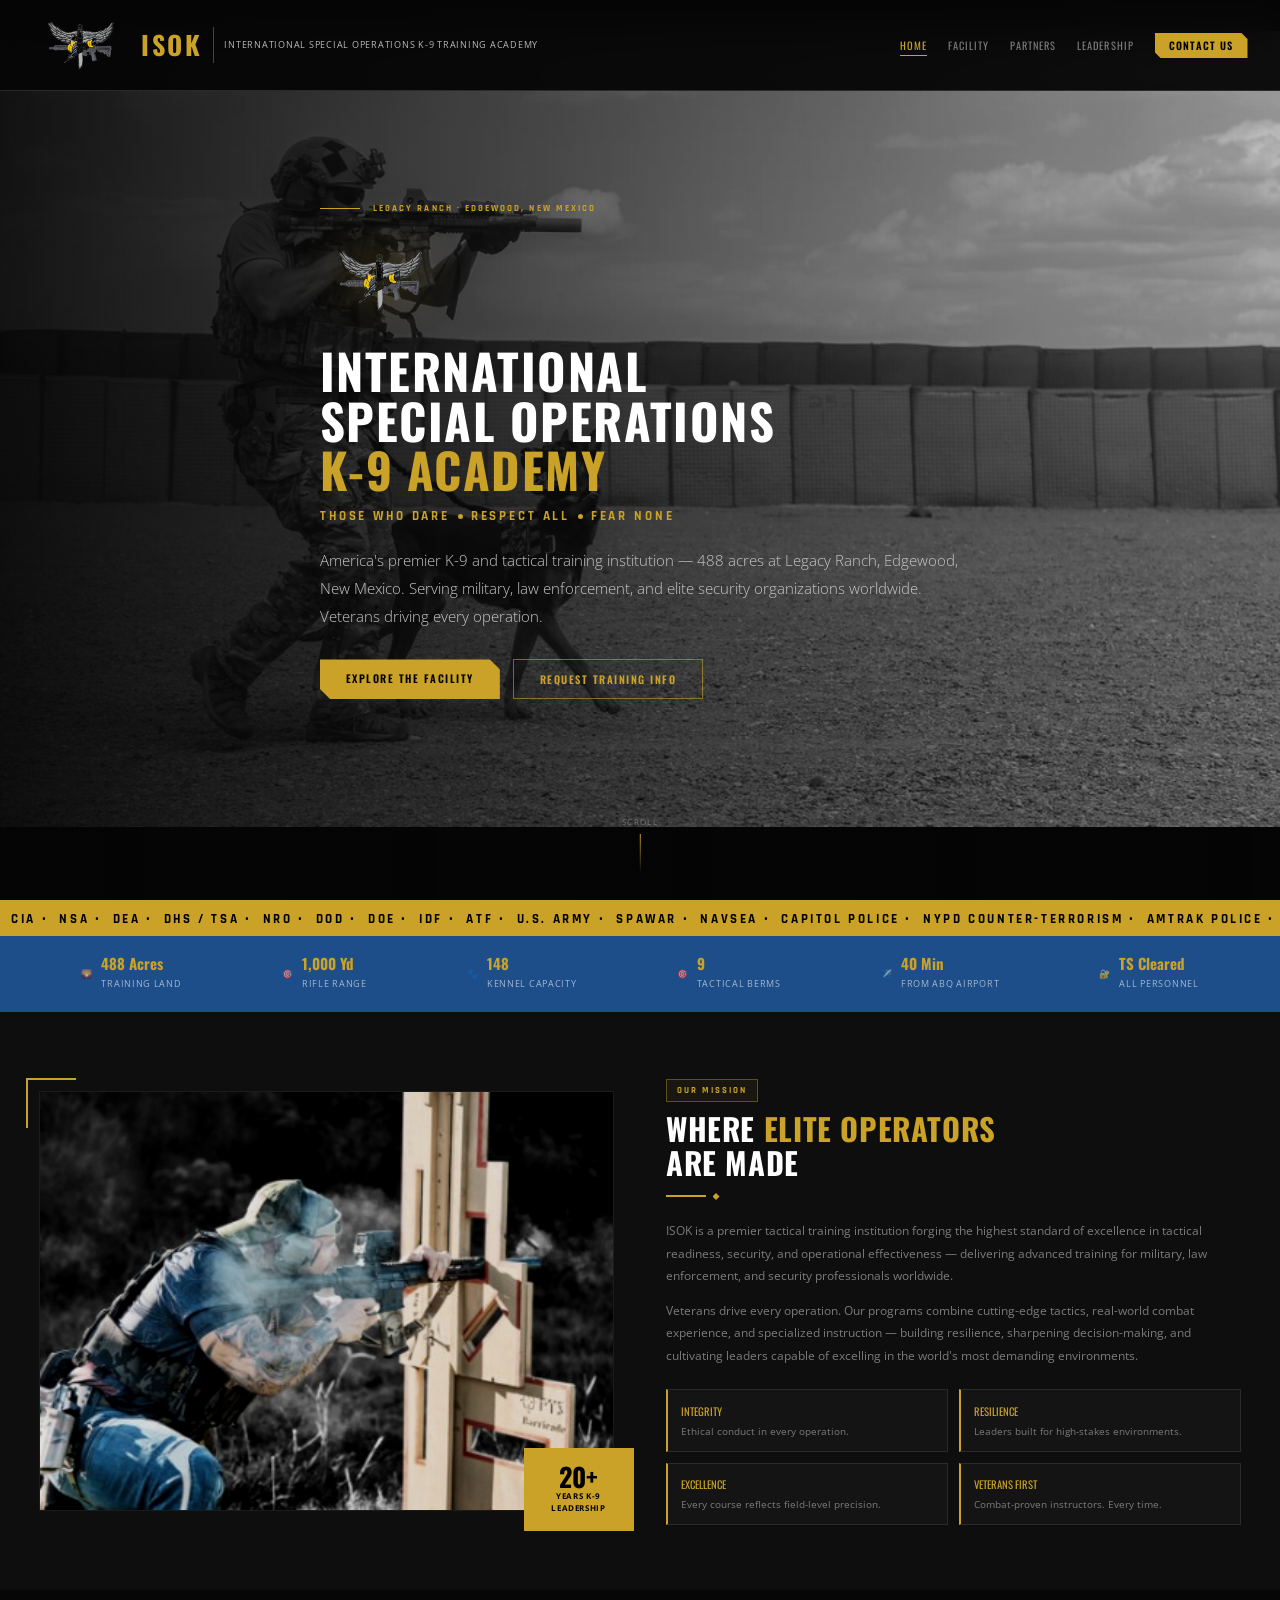
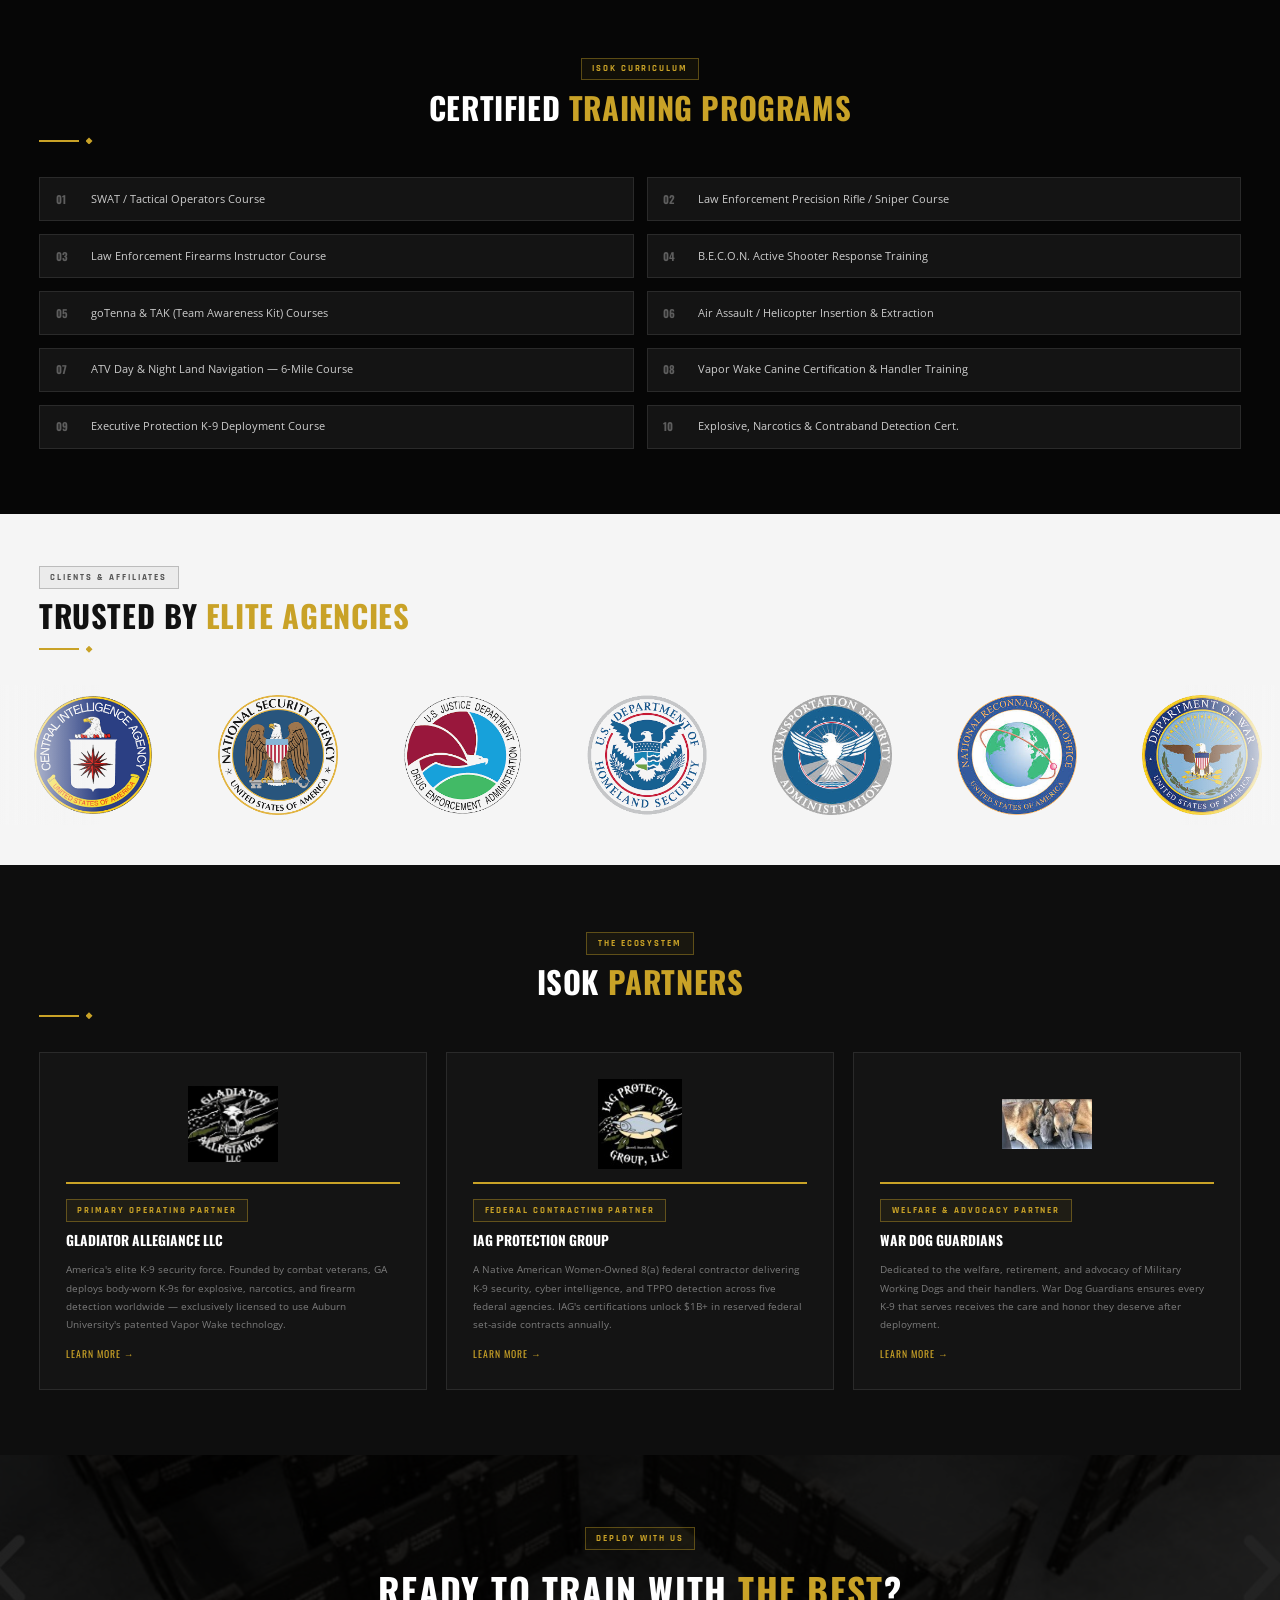
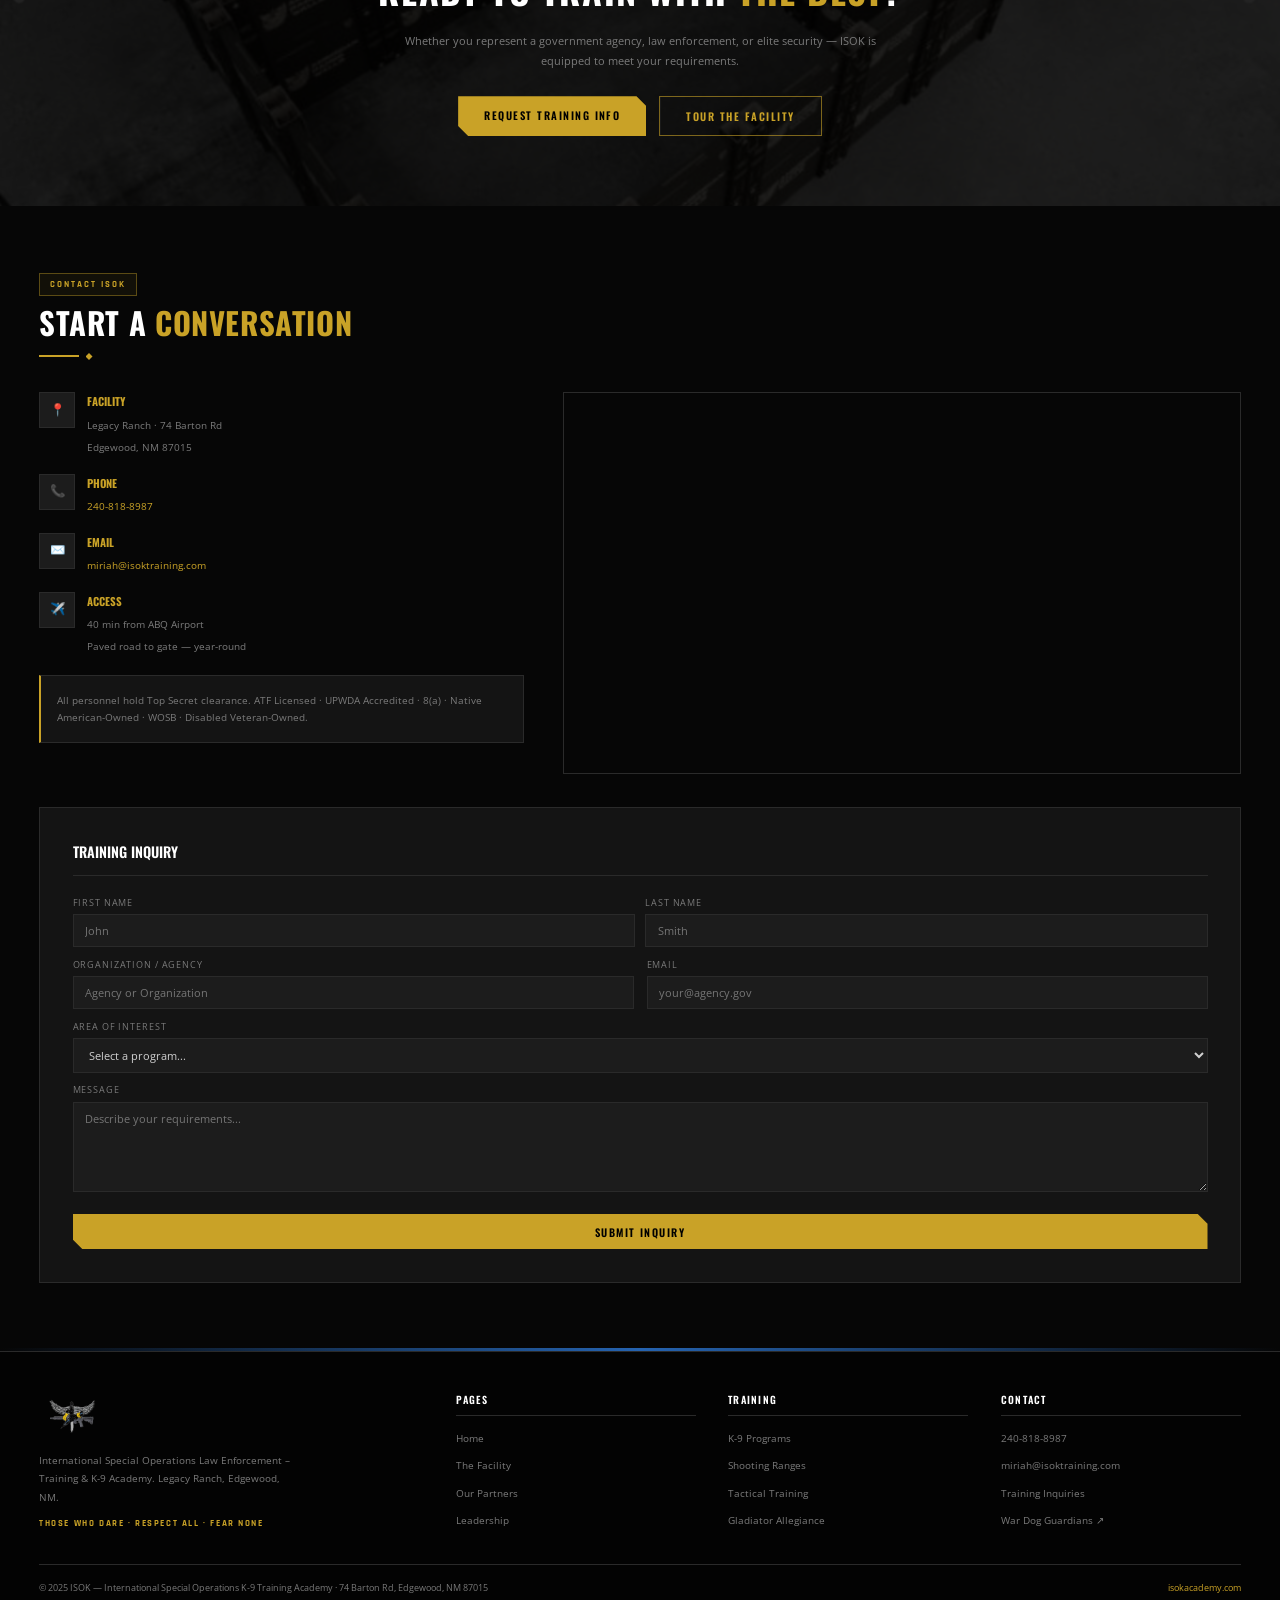
<file: index.html>
<!DOCTYPE html>
<html lang="en">
<head>
  <meta charset="UTF-8"/>
  <meta name="viewport" content="width=device-width, initial-scale=1.0"/>
  <title>ISOK — International Special Operations K-9 Training Academy</title>
  <link rel="stylesheet" href="styles.css"/>
  <style>
    .hero { position:relative; min-height:100vh; display:flex; align-items:center; overflow:hidden; }
    .parallax-bg { position:absolute; inset:0; background-color:#060606; background-image:url('images/hero-bg.jpg'); background-size:100% auto; background-position:center 40%; background-repeat:no-repeat; will-change:transform; }
    .hero-overlay { position:absolute; inset:0; background:linear-gradient(to right,rgba(6,6,6,.92) 0%,rgba(6,6,6,.55) 50%,rgba(6,6,6,.15) 100%); }
    #grain { position:fixed; inset:0; z-index:1; pointer-events:none; opacity:.3; }
    .hero-content { position:relative; z-index:2; max-width:780px; }
    .hero-eyebrow { display:flex; align-items:center; gap:1rem; margin-bottom:1.4rem; }
    .hero-eyebrow .hl { width:40px; height:1px; background:var(--gold); flex-shrink:0; }
    .hero-eyebrow span { font-family:'Rajdhani',sans-serif; font-weight:700; font-size:.72rem; letter-spacing:.22em; text-transform:uppercase; color:var(--gold); }
    .hero-logo { width:120px; margin-bottom:1.6rem; filter:drop-shadow(0 0 20px rgba(201,162,39,.3)); animation:logoFloat 4s ease-in-out infinite; }
    @keyframes logoFloat { 0%,100%{transform:translateY(0)} 50%{transform:translateY(-6px)} }
    .hero h1 { font-family:'Oswald',sans-serif; font-weight:700; font-size:clamp(2.2rem,3.8vw,4.2rem); line-height:1.02; text-transform:uppercase; color:#fff; letter-spacing:.03em; margin-bottom:.6rem; }
    .hero h1 em { font-style:normal; color:var(--gold); }
    .hero-motto { display:flex; align-items:center; gap:.6rem; flex-wrap:wrap; font-family:'Rajdhani',sans-serif; font-weight:700; font-size:1rem; letter-spacing:.22em; text-transform:uppercase; color:var(--gold); margin:.8rem 0 1.4rem; }
    .dot { width:5px; height:5px; background:var(--gold); border-radius:50%; display:inline-block; }
    .hero-desc { font-size:1.15rem; color:#c8c8c8; max-width:640px; line-height:1.9; margin-bottom:2.2rem; font-weight:300; }
    .hero-actions { display:flex; gap:1rem; flex-wrap:wrap; }
    .hero-scroll { position:absolute; bottom:2rem; left:50%; transform:translateX(-50%); z-index:2; display:flex; flex-direction:column; align-items:center; gap:.4rem; }
    .hero-scroll span { font-size:.6rem; letter-spacing:.18em; text-transform:uppercase; color:var(--muted); }
    .scroll-line { width:1px; height:40px; background:linear-gradient(to bottom,var(--gold),transparent); animation:scrollPulse 1.8s ease-in-out infinite; }
    @keyframes scrollPulse { 0%,100%{opacity:1} 50%{opacity:.2} }
    .ticker-wrap { background:var(--gold); padding:.5rem 0; overflow:hidden; white-space:nowrap; }
    .ticker-inner { display:inline-block; animation:ticker 70s linear infinite; font-family:'Rajdhani',sans-serif; font-weight:700; font-size:1rem; letter-spacing:.2em; text-transform:uppercase; color:#000; }
    @keyframes ticker { 0%{transform:translateX(0)} 100%{transform:translateX(-50%)} }
    /* LOGO MARQUEE */
    .logo-marquee-section { background:#f5f5f5; padding:50px 0 40px; overflow:hidden; }
    .logo-marquee-header { padding:0 3rem; margin-bottom:2.5rem; }
    .logo-marquee-header .tag { color:#555; border-color:rgba(0,0,0,.2); background:rgba(0,0,0,.04); }
    .logo-marquee-header .section-title { color:#111; }
    .logo-marquee-header .section-title span { color:var(--gold); }
    .logo-marquee-wrap { overflow:hidden; position:relative; width:100%; }
    .logo-marquee-wrap::before, .logo-marquee-wrap::after {
      content:''; position:absolute; top:0; bottom:0; width:100px; z-index:2; pointer-events:none;
    }
    .logo-marquee-wrap::before { left:0; background:linear-gradient(to right,#f5f5f5,transparent); }
    .logo-marquee-wrap::after { right:0; background:linear-gradient(to left,#f5f5f5,transparent); }
    .logo-marquee-inner { display:flex; align-items:center; gap:0; width:max-content; animation:logoMarquee 50s linear infinite; }
    .logo-marquee-inner:hover { animation-play-state:paused; }
    .logo-item { display:flex; align-items:center; justify-content:center; padding:0 2.5rem; height:140px; flex-shrink:0; }
    .logo-item img { height:120px; width:auto; max-width:220px; object-fit:contain; opacity:.9; filter:grayscale(0%); transition:opacity .3s, transform .3s; }
    .logo-item img:hover { opacity:1; transform:scale(1.05); }
    .logo-divider-line { display:none; }
    @keyframes logoMarquee { 0%{transform:translateX(0)} 100%{transform:translateX(-50%)} }

    .mission-grid { display:grid; grid-template-columns:1fr 1fr; gap:4rem; align-items:center; }
    .mission-img-wrap { position:relative; }
    .mission-img-wrap img { width:100%; height:420px; object-fit:cover; border:1px solid var(--border); filter:brightness(.85) saturate(.7) contrast(1.1); }
    .mission-corner { position:absolute; top:-1rem; left:-1rem; width:50px; height:50px; border-top:2px solid var(--gold); border-left:2px solid var(--gold); }
    .mission-badge { position:absolute; bottom:-1.5rem; right:-1.5rem; background:var(--gold); color:#000; padding:1.2rem; text-align:center; min-width:110px; }
    .mission-badge .big { font-family:'Oswald',sans-serif; font-weight:700; font-size:2rem; line-height:1; }
    .mission-badge .sm { font-size:.58rem; font-weight:700; letter-spacing:.08em; text-transform:uppercase; }
    .prog-grid { display:grid; grid-template-columns:repeat(2,1fr); gap:1rem; }
    .prog-item { display:flex; align-items:center; gap:.9rem; background:var(--dark3); border:1px solid var(--border); padding:.9rem 1.2rem; transition:border-color .25s; }
    .prog-item:hover { border-color:var(--gold); }
    .prog-num { font-family:'Oswald',sans-serif; font-weight:700; font-size:1.3rem; color:var(--gold); opacity:.4; min-width:1.8rem; }
    .prog-item span { font-size:.84rem; color:#ccc; }
    .pillars-grid { display:grid; grid-template-columns:repeat(3,1fr); gap:1.2rem; }
    .pillar-card { position:relative; overflow:hidden; height:320px; cursor:pointer; display:block; text-decoration:none; }
    .pillar-card img { width:100%; height:100%; object-fit:cover; filter:brightness(.45) saturate(.5); transition:transform .6s,filter .6s; }
    .pillar-card:hover img { transform:scale(1.06); filter:brightness(.6) saturate(.7); }
    .pillar-overlay { position:absolute; inset:0; background:linear-gradient(to top,rgba(6,6,6,.95) 0%,rgba(6,6,6,.2) 60%,transparent 100%); display:flex; flex-direction:column; justify-content:flex-end; padding:1.8rem; }
    .pillar-num { font-family:'Oswald',sans-serif; font-weight:700; font-size:2.8rem; color:rgba(201,162,39,.18); line-height:1; transition:color .3s; }
    .pillar-card:hover .pillar-num { color:rgba(201,162,39,.35); }
    .pillar-card h3 { font-family:'Oswald',sans-serif; font-weight:700; font-size:1.25rem; text-transform:uppercase; color:#fff; margin-bottom:.3rem; }
    .pillar-card p { font-size:.76rem; color:#aaa; line-height:1.6; margin-bottom:.9rem; }
    .pillar-link { display:inline-flex; align-items:center; gap:.4rem; font-family:'Rajdhani',sans-serif; font-weight:700; font-size:.7rem; letter-spacing:.15em; text-transform:uppercase; color:var(--gold); opacity:0; transform:translateY(5px); transition:all .35s; }
    .pillar-link::after { content:'→'; }
    .pillar-card:hover .pillar-link { opacity:1; transform:translateY(0); }
    .vw-section { background:linear-gradient(135deg,#060606 0%,#07101f 100%); border-top:1px solid rgba(37,99,176,.2); }
    .vw-grid { display:grid; grid-template-columns:1fr 1.2fr; gap:4rem; align-items:center; }
    .vw-visual { position:relative; height:380px; background:var(--dark3); border:1px solid rgba(37,99,176,.3); overflow:hidden; }
    .vw-visual img { width:100%; height:100%; object-fit:cover; filter:brightness(.7) saturate(.6); }
    .vw-overlay { position:absolute; inset:0; background:linear-gradient(to top,rgba(6,6,6,.9) 0%,transparent 60%); }
    .vw-badge { position:absolute; top:1rem; left:1rem; background:rgba(29,78,137,.85); border:1px solid var(--blue-lt); padding:.35rem .8rem; font-family:'Rajdhani',sans-serif; font-weight:700; font-size:.62rem; letter-spacing:.18em; text-transform:uppercase; color:#7ab3e8; }
    .vw-stats { display:grid; grid-template-columns:1fr 1fr; gap:.8rem; margin-top:1.8rem; }
    .vw-stat { background:var(--dark3); border:1px solid var(--border); border-left:2px solid var(--gold); padding:.85rem 1rem; }
    .vw-stat .num { font-family:'Oswald',sans-serif; font-weight:700; font-size:1.5rem; color:var(--gold); line-height:1; }
    .vw-stat .lbl { font-size:.66rem; color:var(--muted); letter-spacing:.05em; text-transform:uppercase; margin-top:.2rem; }
    .agencies { display:flex; flex-wrap:wrap; gap:.6rem; margin-top:1.8rem; }
    .ap { background:var(--dark4); border:1px solid var(--border); font-family:'Oswald',sans-serif; font-weight:600; font-size:.8rem; letter-spacing:.1em; text-transform:uppercase; color:var(--muted); padding:.45rem 1.1rem; transition:all .22s; }
    .ap:hover { border-color:var(--gold); color:var(--gold); background:rgba(201,162,39,.05); }
    .cta-banner { position:relative; padding:70px 0; text-align:center; overflow:hidden; }
    .cta-bg { position:absolute; inset:0; background:url('images/facility-cqb.jpg') center 60%/cover no-repeat; filter:brightness(.15) saturate(.3); }
    .cta-content { position:relative; z-index:2; }
    .cta-banner h2 { font-family:'Oswald',sans-serif; font-weight:700; font-size:clamp(1.8rem,2.8vw,2.8rem); text-transform:uppercase; color:#fff; margin-bottom:.8rem; letter-spacing:.04em; }
    .cta-banner h2 span { color:var(--gold); }
    .cta-banner p { color:var(--muted); max-width:520px; margin:0 auto 2rem; font-size:.88rem; }
    .cta-row { display:flex; justify-content:center; gap:1rem; flex-wrap:wrap; }
    .contact-grid { display:grid; grid-template-columns:1fr 1.4fr; gap:3rem; align-items:start; }
    .loc-row { display:flex; align-items:flex-start; gap:.9rem; margin-bottom:1.3rem; }
    .loc-icon { flex:0 0 36px; height:36px; background:var(--dark4); border:1px solid var(--border); display:flex; align-items:center; justify-content:center; font-size:.95rem; }
    .loc-row strong { display:block; font-family:'Oswald',sans-serif; font-size:.85rem; text-transform:uppercase; color:var(--gold); margin-bottom:.1rem; }
    .loc-row span { font-size:.78rem; color:var(--muted); line-height:1.6; }
    .cf { background:var(--dark3); border:1px solid var(--border); padding:2rem; }
    .cf h3 { font-family:'Oswald',sans-serif; font-weight:600; font-size:1.1rem; text-transform:uppercase; color:#fff; margin-bottom:1.2rem; padding-bottom:.8rem; border-bottom:1px solid var(--border); }
    .frow { display:grid; grid-template-columns:1fr 1fr; gap:.8rem; }
    .fg { margin-bottom:.8rem; }
    .fg label { display:block; font-size:.67rem; letter-spacing:.1em; text-transform:uppercase; color:var(--muted); margin-bottom:.3rem; }
    .fg input,.fg select,.fg textarea { width:100%; background:var(--dark4); border:1px solid var(--border); color:var(--text); font-family:'Open Sans',sans-serif; font-size:.82rem; padding:.65rem .9rem; outline:none; transition:border-color .2s; }
    .fg input:focus,.fg select:focus,.fg textarea:focus { border-color:var(--gold); }
    .fg select option { background:var(--dark4); }
    .fg textarea { min-height:90px; resize:vertical; }
    @media(max-width:1024px) { .mission-grid,.vw-grid,.contact-grid { grid-template-columns:1fr; } .pillars-grid { grid-template-columns:1fr; } .pillar-card { height:220px; } .pillar-link { opacity:1; transform:translateY(0); } }
    @media(max-width:768px) { .frow { grid-template-columns:1fr; } }
  </style>
</head>
<body>

<canvas id="grain"></canvas>

<!-- NAVBAR -->
<nav class="navbar">
  <div class="navbar-logo">
    <img src="images/isok-logo.png" alt="ISOK" onerror="this.style.display='none'"/>
    <div class="logo-text">
      <span class="logo-abbr">ISOK</span><span class="logo-divider"></span><span class="logo-full">International Special Operations K-9 Training Academy</span>
    </div>
  </div>
  <ul class="nav-links">
    <li><a href="index.html">Home</a></li>
    <li><a href="facility.html">Facility</a></li>
    <li><a href="partners.html">Partners</a></li>
    <li><a href="leadership.html">Leadership</a></li>
    <li><a href="index.html#contact" class="nav-cta">Contact Us</a></li>
  </ul>
</nav>

<!-- HERO -->
<section class="hero">
  <div class="parallax-bg"></div>
  <div class="hero-overlay"></div>
  <div class="container">
    <div class="hero-content">
      <div class="hero-eyebrow"><span class="hl"></span><span>Legacy Ranch · Edgewood, New Mexico</span></div>
      <img src="images/isok-logo.png" alt="ISOK" class="hero-logo" onerror="this.style.display='none'"/>
      <h1>International<br/>Special Operations<br/><em>K-9 Academy</em></h1>
      <div class="hero-motto">
        <span>Those Who Dare</span><span class="dot"></span>
        <span>Respect All</span><span class="dot"></span>
        <span>Fear None</span>
      </div>
      <p class="hero-desc">America's premier K-9 and tactical training institution — 488 acres at Legacy Ranch, Edgewood, New Mexico. Serving military, law enforcement, and elite security organizations worldwide. Veterans driving every operation.</p>
      <div class="hero-actions">
        <a href="facility.html" class="btn btn-gold">Explore the Facility</a>
        <a href="index.html#contact" class="btn btn-outline">Request Training Info</a>
      </div>
    </div>
  </div>
  <div class="hero-scroll"><span>Scroll</span><div class="scroll-line"></div></div>
</section>

<!-- TICKER -->
<div class="ticker-wrap">
  <div class="ticker-inner">&nbsp;&nbsp;CIA &bull;&nbsp;&nbsp;NSA &bull;&nbsp;&nbsp;DEA &bull;&nbsp;&nbsp;DHS / TSA &bull;&nbsp;&nbsp;NRO &bull;&nbsp;&nbsp;DOD &bull;&nbsp;&nbsp;DOE &bull;&nbsp;&nbsp;IDF &bull;&nbsp;&nbsp;ATF &bull;&nbsp;&nbsp;U.S. ARMY &bull;&nbsp;&nbsp;SPAWAR &bull;&nbsp;&nbsp;NAVSEA &bull;&nbsp;&nbsp;CAPITOL POLICE &bull;&nbsp;&nbsp;NYPD COUNTER-TERRORISM &bull;&nbsp;&nbsp;AMTRAK POLICE &bull;&nbsp;&nbsp;NOAA DOC &bull;&nbsp;&nbsp;UPWDA &bull;&nbsp;&nbsp;STATE &amp; LOCAL SWAT &bull;&nbsp;&nbsp;TIER 1 OPERATORS &bull;&nbsp;&nbsp;CIA &bull;&nbsp;&nbsp;NSA &bull;&nbsp;&nbsp;DEA &bull;&nbsp;&nbsp;DHS / TSA &bull;&nbsp;&nbsp;NRO &bull;&nbsp;&nbsp;DOD &bull;&nbsp;&nbsp;DOE &bull;&nbsp;&nbsp;IDF &bull;&nbsp;&nbsp;ATF &bull;&nbsp;&nbsp;U.S. ARMY &bull;&nbsp;&nbsp;SPAWAR &bull;&nbsp;&nbsp;NAVSEA &bull;&nbsp;&nbsp;CAPITOL POLICE &bull;&nbsp;&nbsp;NYPD COUNTER-TERRORISM &bull;&nbsp;&nbsp;AMTRAK POLICE &bull;&nbsp;&nbsp;NOAA DOC &bull;&nbsp;&nbsp;UPWDA &bull;&nbsp;&nbsp;STATE &amp; LOCAL SWAT &bull;&nbsp;&nbsp;TIER 1 OPERATORS &bull;&nbsp;&nbsp;</div>
</div>

<!-- STATS STRIP -->
<div class="stats-strip">
  <div class="container">
    <div class="strip-inner">
      <div class="si"><span class="si-icon">🌄</span><div><strong>488 Acres</strong><span>Training Land</span></div></div>
      <div class="si"><span class="si-icon">🎯</span><div><strong>1,000 Yd</strong><span>Rifle Range</span></div></div>
      <div class="si"><span class="si-icon">🐾</span><div><strong>148</strong><span>Kennel Capacity</span></div></div>
      <div class="si"><span class="si-icon">🎯</span><div><strong>9</strong><span>Tactical Berms</span></div></div>
      <div class="si"><span class="si-icon">✈️</span><div><strong>40 Min</strong><span>From ABQ Airport</span></div></div>
      <div class="si"><span class="si-icon">🔐</span><div><strong>TS Cleared</strong><span>All Personnel</span></div></div>
    </div>
  </div>
</div>

<!-- MISSION -->
<section class="section" style="background:var(--dark2)" id="about">
  <div class="container">
    <div class="mission-grid">
      <div class="mission-img-wrap reveal-left">
        <div class="mission-corner"></div>
        <img src="images/mission-k9.jpg" alt="ISOK K-9 Operations" onerror="this.style.background='var(--dark3)';this.style.height='420px'"/>
        <div class="mission-badge"><div class="big">20+</div><div class="sm">Years K-9<br/>Leadership</div></div>
      </div>
      <div class="reveal-right">
        <div class="tag">Our Mission</div>
        <h2 class="section-title">Where <span>Elite Operators</span><br/>Are Made</h2>
        <span class="gold-line"></span>
        <p style="color:var(--muted);line-height:1.9;margin-bottom:1rem;font-size:.9rem">ISOK is a premier tactical training institution forging the highest standard of excellence in tactical readiness, security, and operational effectiveness — delivering advanced training for military, law enforcement, and security professionals worldwide.</p>
        <p style="color:var(--muted);line-height:1.9;margin-bottom:1.8rem;font-size:.9rem">Veterans drive every operation. Our programs combine cutting-edge tactics, real-world combat experience, and specialized instruction — building resilience, sharpening decision-making, and cultivating leaders capable of excelling in the world's most demanding environments.</p>
        <div style="display:grid;grid-template-columns:1fr 1fr;gap:.8rem">
          <div style="background:var(--dark3);border:1px solid var(--border);border-left:2px solid var(--gold);padding:.9rem 1rem"><div style="font-family:'Oswald',sans-serif;font-size:.82rem;text-transform:uppercase;color:var(--gold);margin-bottom:.2rem">Integrity</div><div style="font-size:.76rem;color:var(--muted)">Ethical conduct in every operation.</div></div>
          <div style="background:var(--dark3);border:1px solid var(--border);border-left:2px solid var(--gold);padding:.9rem 1rem"><div style="font-family:'Oswald',sans-serif;font-size:.82rem;text-transform:uppercase;color:var(--gold);margin-bottom:.2rem">Resilience</div><div style="font-size:.76rem;color:var(--muted)">Leaders built for high-stakes environments.</div></div>
          <div style="background:var(--dark3);border:1px solid var(--border);border-left:2px solid var(--gold);padding:.9rem 1rem"><div style="font-family:'Oswald',sans-serif;font-size:.82rem;text-transform:uppercase;color:var(--gold);margin-bottom:.2rem">Excellence</div><div style="font-size:.76rem;color:var(--muted)">Every course reflects field-level precision.</div></div>
          <div style="background:var(--dark3);border:1px solid var(--border);border-left:2px solid var(--gold);padding:.9rem 1rem"><div style="font-family:'Oswald',sans-serif;font-size:.82rem;text-transform:uppercase;color:var(--gold);margin-bottom:.2rem">Veterans First</div><div style="font-size:.76rem;color:var(--muted)">Combat-proven instructors. Every time.</div></div>
        </div>
      </div>
    </div>
  </div>
</section>

<!-- TRAINING PROGRAMS -->
<section class="section" style="background:var(--dark)">
  <div class="container">
    <div class="reveal" style="text-align:center;margin-bottom:2.5rem">
      <div class="tag">ISOK Curriculum</div>
      <h2 class="section-title">Certified <span>Training Programs</span></h2>
      <span class="gold-line" style="margin:1rem auto 0"></span>
    </div>
    <div class="prog-grid reveal">
      <div class="prog-item"><span class="prog-num">01</span><span>SWAT / Tactical Operators Course</span></div>
      <div class="prog-item"><span class="prog-num">02</span><span>Law Enforcement Precision Rifle / Sniper Course</span></div>
      <div class="prog-item"><span class="prog-num">03</span><span>Law Enforcement Firearms Instructor Course</span></div>
      <div class="prog-item"><span class="prog-num">04</span><span>B.E.C.O.N. Active Shooter Response Training</span></div>
      <div class="prog-item"><span class="prog-num">05</span><span>goTenna &amp; TAK (Team Awareness Kit) Courses</span></div>
      <div class="prog-item"><span class="prog-num">06</span><span>Air Assault / Helicopter Insertion &amp; Extraction</span></div>
      <div class="prog-item"><span class="prog-num">07</span><span>ATV Day &amp; Night Land Navigation — 6-Mile Course</span></div>
      <div class="prog-item"><span class="prog-num">08</span><span>Vapor Wake Canine Certification &amp; Handler Training</span></div>
      <div class="prog-item"><span class="prog-num">09</span><span>Executive Protection K-9 Deployment Course</span></div>
      <div class="prog-item"><span class="prog-num">10</span><span>Explosive, Narcotics &amp; Contraband Detection Cert.</span></div>
    </div>
  </div>
</section>

<!-- AGENCY LOGOS MARQUEE -->
<section class="logo-marquee-section">
  <div class="logo-marquee-header container reveal">
    <div class="tag">Clients &amp; Affiliates</div>
    <h2 class="section-title">Trusted by <span>Elite Agencies</span></h2>
    <span class="gold-line"></span>
  </div>
  <div class="logo-marquee-wrap">
    <div class="logo-marquee-inner">
      <div class="logo-item"><img src="images/agency-cia.png" alt="CIA" onerror="this.parentElement.style.display='none'"/></div>
      <div class="logo-divider-line"></div>
      <div class="logo-item"><img src="images/agency-nsa.png" alt="NSA" onerror="this.parentElement.style.display='none'"/></div>
      <div class="logo-divider-line"></div>
      <div class="logo-item"><img src="images/agency-dea.png" alt="DEA" onerror="this.parentElement.style.display='none'"/></div>
      <div class="logo-divider-line"></div>
      <div class="logo-item"><img src="images/agency-dhs.png" alt="DHS" onerror="this.parentElement.style.display='none'"/></div>
      <div class="logo-divider-line"></div>
      <div class="logo-item"><img src="images/agency-tsa.png" alt="TSA" onerror="this.parentElement.style.display='none'"/></div>
      <div class="logo-divider-line"></div>
      <div class="logo-item"><img src="images/agency-nro.png" alt="NRO" onerror="this.parentElement.style.display='none'"/></div>
      <div class="logo-divider-line"></div>
      <div class="logo-item"><img src="images/agency-dod.png" alt="DOD" onerror="this.parentElement.style.display='none'"/></div>
      <div class="logo-divider-line"></div>
      <div class="logo-item"><img src="images/agency-doe.png" alt="DOE" onerror="this.parentElement.style.display='none'"/></div>
      <div class="logo-divider-line"></div>
      <div class="logo-item"><img src="images/agency-idf.png" alt="IDF" onerror="this.parentElement.style.display='none'"/></div>
      <div class="logo-divider-line"></div>
      <div class="logo-item"><img src="images/agency-atf.png" alt="ATF" onerror="this.parentElement.style.display='none'"/></div>
      <div class="logo-divider-line"></div>
      <div class="logo-item"><img src="images/agency-army.png" alt="U.S. Army" onerror="this.parentElement.style.display='none'"/></div>
      <div class="logo-divider-line"></div>
      <div class="logo-item"><img src="images/agency-spawar.png" alt="SPAWAR" onerror="this.parentElement.style.display='none'"/></div>
      <div class="logo-divider-line"></div>
      <div class="logo-item"><img src="images/agency-navsea.png" alt="NAVSEA" onerror="this.parentElement.style.display='none'"/></div>
      <div class="logo-divider-line"></div>
      <div class="logo-item"><img src="images/agency-capitol.png" alt="Capitol Police" onerror="this.parentElement.style.display='none'"/></div>
      <div class="logo-divider-line"></div>
      <div class="logo-item"><img src="images/agency-nypd-ct.png" alt="NYPD CT" onerror="this.parentElement.style.display='none'"/></div>
      <div class="logo-divider-line"></div>
      <div class="logo-item"><img src="images/agency-amtrak.png" alt="Amtrak Police" onerror="this.parentElement.style.display='none'"/></div>
      <div class="logo-divider-line"></div>
      <div class="logo-item"><img src="images/agency-noaa.png" alt="NOAA DOC" onerror="this.parentElement.style.display='none'"/></div>
      <div class="logo-divider-line"></div>
      <div class="logo-item"><img src="images/agency-upwda.png" alt="UPWDA" onerror="this.parentElement.style.display='none'"/></div>
      <div class="logo-divider-line"></div>
      <div class="logo-item"><img src="images/agency-swat.png" alt="State & Local SWAT" onerror="this.parentElement.style.display='none'"/></div>
      <div class="logo-divider-line"></div>
      <div class="logo-item"><img src="images/agency-tier1.png" alt="Tier 1 Operations" onerror="this.parentElement.style.display='none'"/></div>
      <div class="logo-divider-line"></div>
      <div class="logo-item"><img src="images/agency-cia.png" alt="CIA" onerror="this.parentElement.style.display='none'"/></div>
      <div class="logo-divider-line"></div>
      <div class="logo-item"><img src="images/agency-nsa.png" alt="NSA" onerror="this.parentElement.style.display='none'"/></div>
      <div class="logo-divider-line"></div>
      <div class="logo-item"><img src="images/agency-dea.png" alt="DEA" onerror="this.parentElement.style.display='none'"/></div>
      <div class="logo-divider-line"></div>
      <div class="logo-item"><img src="images/agency-dhs.png" alt="DHS" onerror="this.parentElement.style.display='none'"/></div>
      <div class="logo-divider-line"></div>
      <div class="logo-item"><img src="images/agency-tsa.png" alt="TSA" onerror="this.parentElement.style.display='none'"/></div>
      <div class="logo-divider-line"></div>
      <div class="logo-item"><img src="images/agency-nro.png" alt="NRO" onerror="this.parentElement.style.display='none'"/></div>
      <div class="logo-divider-line"></div>
      <div class="logo-item"><img src="images/agency-dod.png" alt="DOD" onerror="this.parentElement.style.display='none'"/></div>
      <div class="logo-divider-line"></div>
      <div class="logo-item"><img src="images/agency-doe.png" alt="DOE" onerror="this.parentElement.style.display='none'"/></div>
      <div class="logo-divider-line"></div>
      <div class="logo-item"><img src="images/agency-idf.png" alt="IDF" onerror="this.parentElement.style.display='none'"/></div>
      <div class="logo-divider-line"></div>
      <div class="logo-item"><img src="images/agency-atf.png" alt="ATF" onerror="this.parentElement.style.display='none'"/></div>
      <div class="logo-divider-line"></div>
      <div class="logo-item"><img src="images/agency-army.png" alt="U.S. Army" onerror="this.parentElement.style.display='none'"/></div>
      <div class="logo-divider-line"></div>
      <div class="logo-item"><img src="images/agency-spawar.png" alt="SPAWAR" onerror="this.parentElement.style.display='none'"/></div>
      <div class="logo-divider-line"></div>
      <div class="logo-item"><img src="images/agency-navsea.png" alt="NAVSEA" onerror="this.parentElement.style.display='none'"/></div>
      <div class="logo-divider-line"></div>
      <div class="logo-item"><img src="images/agency-capitol.png" alt="Capitol Police" onerror="this.parentElement.style.display='none'"/></div>
      <div class="logo-divider-line"></div>
      <div class="logo-item"><img src="images/agency-nypd-ct.png" alt="NYPD CT" onerror="this.parentElement.style.display='none'"/></div>
      <div class="logo-divider-line"></div>
      <div class="logo-item"><img src="images/agency-amtrak.png" alt="Amtrak Police" onerror="this.parentElement.style.display='none'"/></div>
      <div class="logo-divider-line"></div>
      <div class="logo-item"><img src="images/agency-noaa.png" alt="NOAA DOC" onerror="this.parentElement.style.display='none'"/></div>
      <div class="logo-divider-line"></div>
      <div class="logo-item"><img src="images/agency-upwda.png" alt="UPWDA" onerror="this.parentElement.style.display='none'"/></div>
      <div class="logo-divider-line"></div>
      <div class="logo-item"><img src="images/agency-swat.png" alt="State & Local SWAT" onerror="this.parentElement.style.display='none'"/></div>
      <div class="logo-divider-line"></div>
      <div class="logo-item"><img src="images/agency-tier1.png" alt="Tier 1 Operations" onerror="this.parentElement.style.display='none'"/></div>
      <div class="logo-divider-line"></div>
    </div>
  </div>
</section>

<!-- ISOK PARTNERS -->
<section class="section" style="background:var(--dark2)">
  <div class="container">
    <div class="reveal" style="text-align:center;margin-bottom:2.5rem">
      <div class="tag">The Ecosystem</div>
      <h2 class="section-title">ISOK <span>Partners</span></h2>
      <span class="gold-line" style="margin:1rem auto 0"></span>
    </div>
    <div style="display:grid;grid-template-columns:repeat(3,1fr);gap:1.5rem">

      <!-- Gladiator Allegiance -->
      <a href="partners.html#ga" style="text-decoration:none">
        <div class="card reveal delay-1" style="padding:2rem;display:flex;flex-direction:column;gap:1rem;height:100%">
          <img src="images/Gladiator-Allegiance-Logo.jpg" alt="Gladiator Allegiance" style="width:90px;height:90px;object-fit:contain;margin:0 auto;display:block"/>
          <div style="border-top:2px solid var(--gold);padding-top:1rem">
            <div class="tag" style="margin-bottom:.6rem">Primary Operating Partner</div>
            <h3 style="font-family:'Oswald',sans-serif;font-size:1.05rem;text-transform:uppercase;color:#fff;margin-bottom:.6rem">Gladiator Allegiance LLC</h3>
            <p style="font-size:.8rem;color:var(--muted);line-height:1.75">America's elite K-9 security force. Founded by combat veterans, GA deploys body-worn K-9s for explosive, narcotics, and firearm detection worldwide — exclusively licensed to use Auburn University's patented Vapor Wake technology.</p>
          </div>
          <span style="font-family:'Oswald',sans-serif;font-size:.75rem;letter-spacing:.1em;text-transform:uppercase;color:var(--gold);margin-top:auto">Learn More →</span>
        </div>
      </a>

      <!-- IAG Protection Group -->
      <a href="partners.html#iag" style="text-decoration:none">
        <div class="card reveal delay-3" style="padding:2rem;display:flex;flex-direction:column;gap:1rem;height:100%">
          <img src="images/IAG.jpg" alt="IAG Protection Group" style="width:90px;height:90px;object-fit:contain;margin:0 auto;display:block"/>
          <div style="border-top:2px solid var(--gold);padding-top:1rem">
            <div class="tag" style="margin-bottom:.6rem">Federal Contracting Partner</div>
            <h3 style="font-family:'Oswald',sans-serif;font-size:1.05rem;text-transform:uppercase;color:#fff;margin-bottom:.6rem">IAG Protection Group</h3>
            <p style="font-size:.8rem;color:var(--muted);line-height:1.75">A Native American Women-Owned 8(a) federal contractor delivering K-9 security, cyber intelligence, and TPPO detection across five federal agencies. IAG's certifications unlock $1B+ in reserved federal set-aside contracts annually.</p>
          </div>
          <span style="font-family:'Oswald',sans-serif;font-size:.75rem;letter-spacing:.1em;text-transform:uppercase;color:var(--gold);margin-top:auto">Learn More →</span>
        </div>
      </a>

      <!-- War Dog Guardians -->
      <a href="partners.html#wdg" style="text-decoration:none">
        <div class="card reveal delay-5" style="padding:2rem;display:flex;flex-direction:column;gap:1rem;height:100%">
          <img src="images/War-Dog-Guardians.jpg" alt="War Dog Guardians" style="width:90px;height:90px;object-fit:contain;margin:0 auto;display:block"/>
          <div style="border-top:2px solid var(--gold);padding-top:1rem">
            <div class="tag" style="margin-bottom:.6rem">Welfare & Advocacy Partner</div>
            <h3 style="font-family:'Oswald',sans-serif;font-size:1.05rem;text-transform:uppercase;color:#fff;margin-bottom:.6rem">War Dog Guardians</h3>
            <p style="font-size:.8rem;color:var(--muted);line-height:1.75">Dedicated to the welfare, retirement, and advocacy of Military Working Dogs and their handlers. War Dog Guardians ensures every K-9 that serves receives the care and honor they deserve after deployment.</p>
          </div>
          <span style="font-family:'Oswald',sans-serif;font-size:.75rem;letter-spacing:.1em;text-transform:uppercase;color:var(--gold);margin-top:auto">Learn More →</span>
        </div>
      </a>

    </div>
  </div>
</section>

<!-- CTA -->
<section class="cta-banner">
  <div class="cta-bg"></div>
  <div class="container cta-content reveal">
    <div class="tag">Deploy With Us</div>
    <h2>Ready to Train with <span>the Best</span>?</h2>
    <p>Whether you represent a government agency, law enforcement, or elite security — ISOK is equipped to meet your requirements.</p>
    <div class="cta-row">
      <a href="index.html#contact" class="btn btn-gold">Request Training Info</a>
      <a href="facility.html" class="btn btn-outline">Tour the Facility</a>
    </div>
  </div>
</section>

<!-- CONTACT -->
<section class="section" style="background:var(--dark)" id="contact">
  <div class="container">
    <div class="reveal" style="margin-bottom:2.5rem">
      <div class="tag">Contact ISOK</div>
      <h2 class="section-title">Start a <span>Conversation</span></h2>
      <span class="gold-line"></span>
    </div>

    <!-- Row 1: Contact info + Map -->
    <div class="contact-grid" style="margin-bottom:2.5rem">
      <div class="reveal-left">
        <div class="loc-row"><div class="loc-icon">📍</div><div><strong>Facility</strong><span>Legacy Ranch · 74 Barton Rd<br/>Edgewood, NM 87015</span></div></div>
        <div class="loc-row"><div class="loc-icon">📞</div><div><strong>Phone</strong><span><a href="tel:2408188987" style="color:var(--gold)">240-818-8987</a></span></div></div>
        <div class="loc-row"><div class="loc-icon">✉️</div><div><strong>Email</strong><span><a href="mailto:miriah@isoktraining.com" style="color:var(--gold)">miriah@isoktraining.com</a></span></div></div>
        <div class="loc-row"><div class="loc-icon">✈️</div><div><strong>Access</strong><span>40 min from ABQ Airport<br/>Paved road to gate — year-round</span></div></div>
        <div style="margin-top:1.5rem;padding:1.2rem;background:var(--dark3);border:1px solid var(--border);border-left:2px solid var(--gold)"><p style="font-size:.76rem;color:var(--muted);line-height:1.75">All personnel hold Top Secret clearance. ATF Licensed · UPWDA Accredited · 8(a) · Native American-Owned · WOSB · Disabled Veteran-Owned.</p></div>
      </div>
      <div class="reveal-right" style="overflow:hidden;border:1px solid var(--border)">
        <iframe
          src="https://maps.google.com/maps?q=74+Barton+Rd,+Edgewood,+NM+87015&output=embed"
          width="100%" height="380" style="border:0;display:block;filter:grayscale(30%) invert(5%)"
          allowfullscreen="" loading="lazy" referrerpolicy="no-referrer-when-downgrade">
        </iframe>
      </div>
    </div>

    <!-- Row 2: Training Inquiry form full width -->
    <div class="cf reveal" style="background:var(--dark3);border:1px solid var(--border);padding:2.5rem;">
      <h3 style="margin-bottom:1.5rem">Training Inquiry</h3>
      <div class="frow">
        <div class="fg"><label>First Name</label><input type="text" placeholder="John"/></div>
        <div class="fg"><label>Last Name</label><input type="text" placeholder="Smith"/></div>
      </div>
      <div style="display:grid;grid-template-columns:1fr 1fr;gap:1rem">
        <div class="fg"><label>Organization / Agency</label><input type="text" placeholder="Agency or Organization"/></div>
        <div class="fg"><label>Email</label><input type="email" placeholder="your@agency.gov"/></div>
      </div>
      <div class="fg"><label>Area of Interest</label><select><option>Select a program...</option><option>K-9 Training &amp; Certification</option><option>Vapor Wake / Detection Canines</option><option>Executive Protection K-9</option><option>Tactical / CQB / SFAS</option><option>Firearms &amp; Marksmanship</option><option>Corporate Retreat / Event</option><option>Government Contract Partnership</option><option>Facility Tour</option></select></div>
      <div class="fg"><label>Message</label><textarea placeholder="Describe your requirements..."></textarea></div>
      <button class="btn btn-gold" id="submitBtn" style="width:100%;margin-top:.4rem">Submit Inquiry</button>
    </div>

  </div>
</section>

<div class="blue-bar"></div>
<footer>
  <div class="container">
    <div class="footer-grid">
      <div class="footer-brand"><img src="images/isok-logo.png" alt="ISOK" style="height:50px;width:auto" onerror="this.style.display='none'"/><p>International Special Operations Law Enforcement – Training & K-9 Academy. Legacy Ranch, Edgewood, NM.</p><div class="footer-motto">Those Who Dare · Respect All · Fear None</div></div>
      <div class="footer-col"><h5>Pages</h5><ul><li><a href="index.html">Home</a></li><li><a href="facility.html">The Facility</a></li><li><a href="partners.html">Our Partners</a></li><li><a href="leadership.html">Leadership</a></li></ul></div>
      <div class="footer-col"><h5>Training</h5><ul><li><a href="facility.html#k9">K-9 Programs</a></li><li><a href="facility.html#ranges">Shooting Ranges</a></li><li><a href="facility.html#tactical">Tactical Training</a></li><li><a href="partners.html">Gladiator Allegiance</a></li></ul></div>
      <div class="footer-col"><h5>Contact</h5><ul><li><a href="tel:2408188987">240-818-8987</a></li><li><a href="mailto:miriah@isoktraining.com">miriah@isoktraining.com</a></li><li><a href="index.html#contact">Training Inquiries</a></li><li><a href="https://wardogguardians.org/" target="_blank">War Dog Guardians ↗</a></li></ul></div>
    </div>
    <div class="footer-bottom"><span>© 2025 ISOK — International Special Operations K-9 Training Academy · 74 Barton Rd, Edgewood, NM 87015</span><span><a href="https://isokacademy.com">isokacademy.com</a></span></div>
  </div>
</footer>
<script src="animations.js"></script>
</body>
</html>
</file>
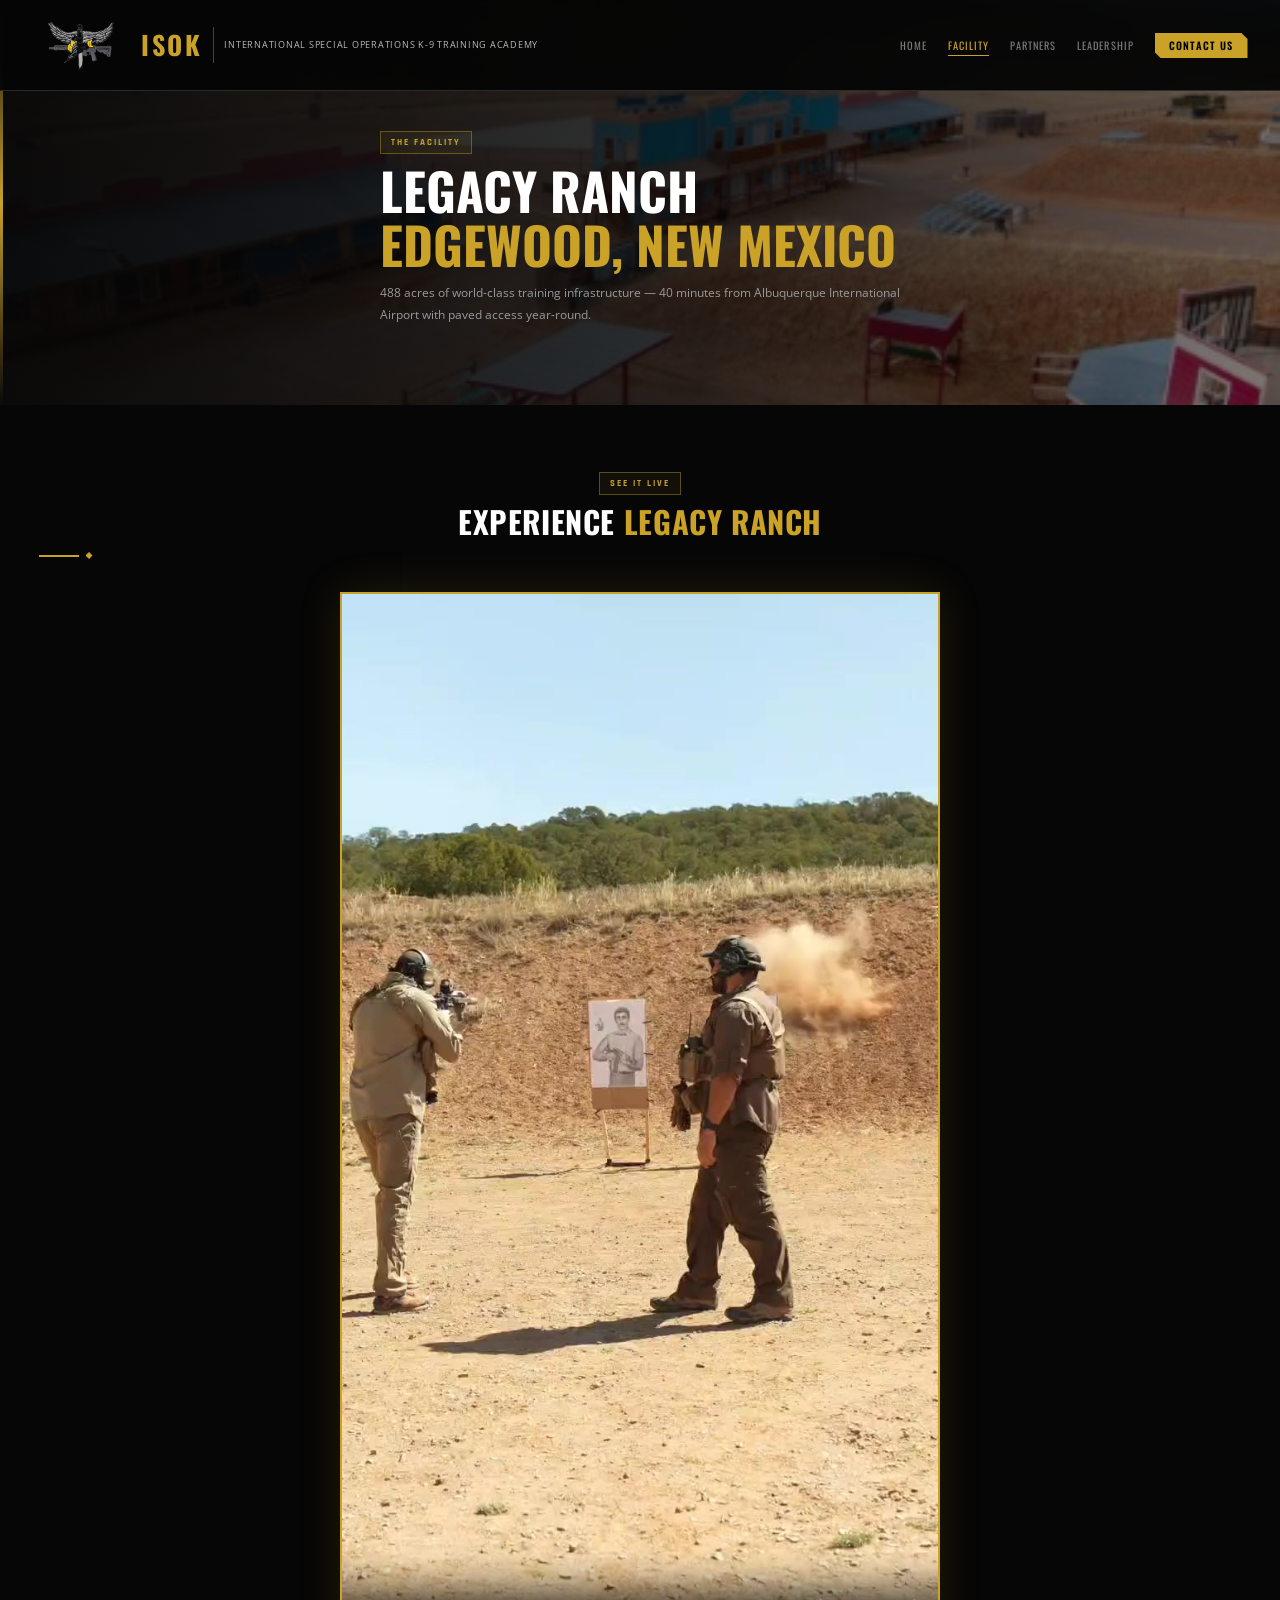
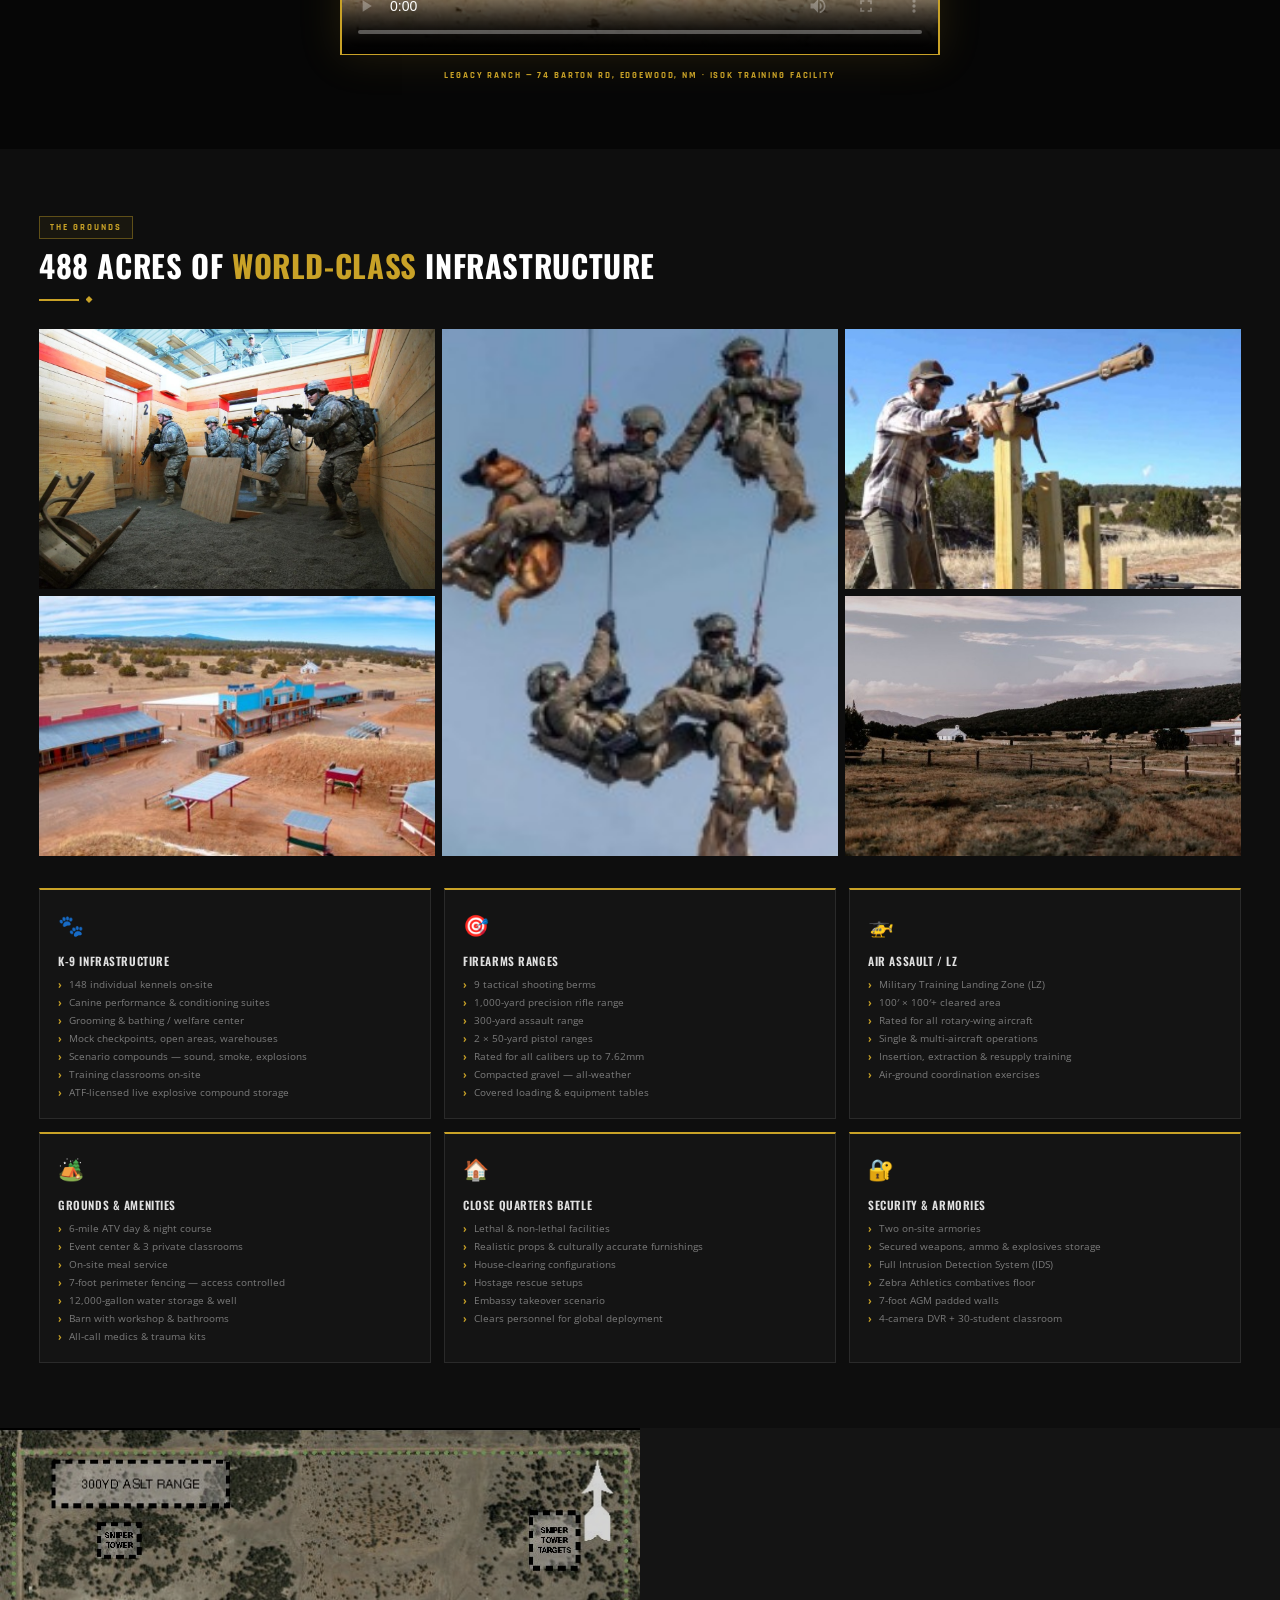
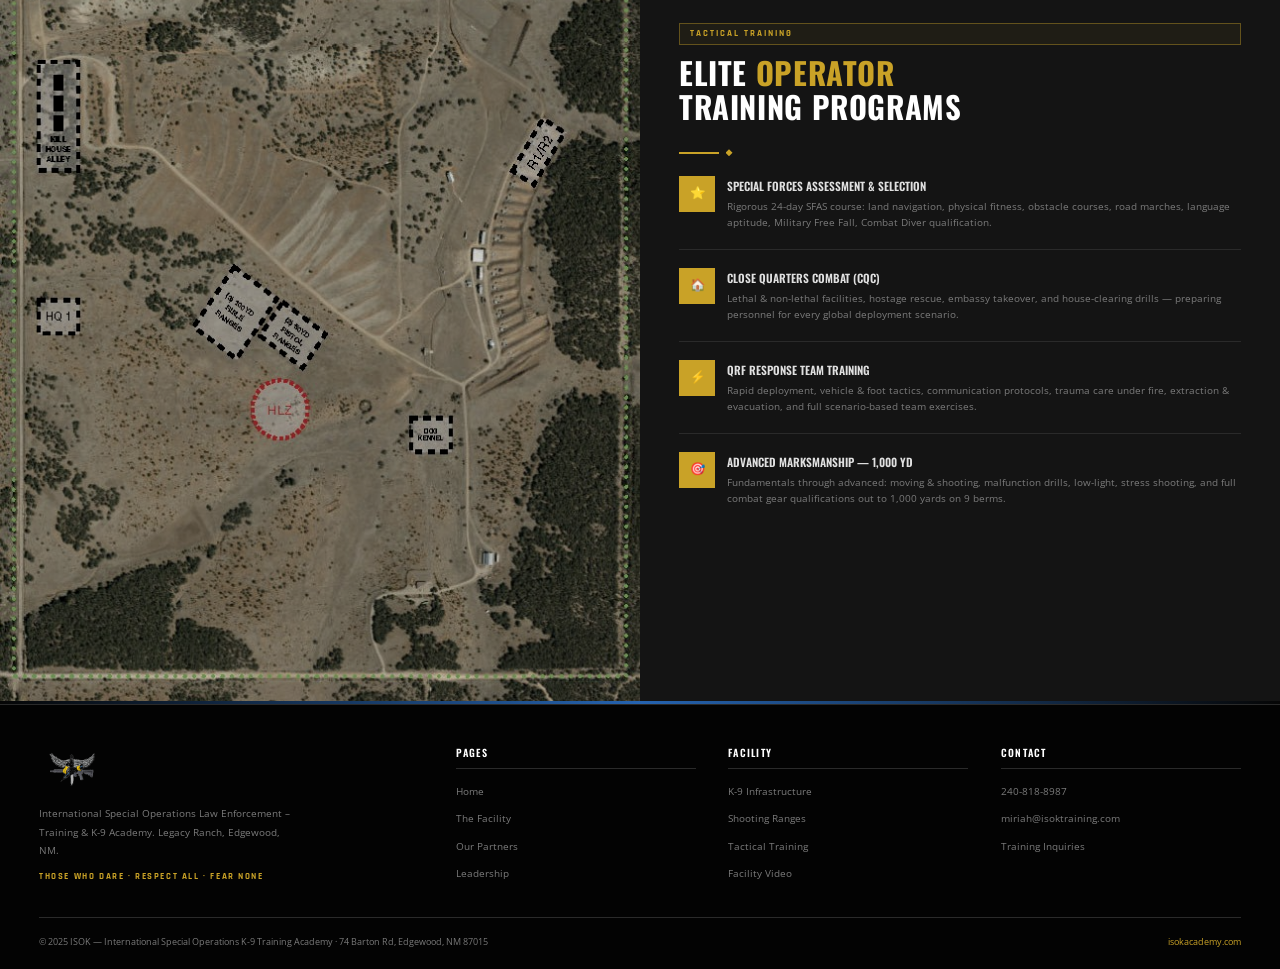
<file: facility.html>
<!DOCTYPE html>
<html lang="en">
<head>
  <meta charset="UTF-8"/>
  <meta name="viewport" content="width=device-width, initial-scale=1.0"/>
  <title>The Facility — ISOK Training Academy</title>
  <link rel="stylesheet" href="styles.css"/>
  <style>
    .page-hero { background:url('images/Facility.jpg') center 40%/cover no-repeat; }
    .page-hero::before { content:''; position:absolute; inset:0; background:linear-gradient(to right,rgba(6,6,6,.97) 0%,rgba(6,6,6,.8) 55%,rgba(6,6,6,.5) 100%); }
    .video-wrap { max-width:600px; margin:0 auto; }
    .video-wrap video { width:100%; border:2px solid var(--gold); display:block; box-shadow:0 0 40px rgba(201,162,39,.15); }
    .video-label { text-align:center; margin-top:1rem; font-family:'Rajdhani',sans-serif; font-weight:700; font-size:.72rem; letter-spacing:.2em; text-transform:uppercase; color:var(--gold); }
    .fac-photos { display:grid; grid-template-columns:1fr 1fr 1fr; grid-template-rows:260px 260px; gap:.5rem; margin-bottom:2.5rem; }
    .fp.tall { grid-row:span 2; }
    .fp.wide { grid-column:span 2; }
    .fp { overflow:hidden; position:relative; }
    .fp img { width:100%; height:100%; object-fit:cover; object-position:center; transition:transform .4s; }
    .fp:hover img { transform:scale(1.03); }
    .fp-lbl { position:absolute; bottom:0; left:0; right:0; padding:.5rem .8rem; background:linear-gradient(to top,rgba(0,0,0,.75),transparent); font-size:.68rem; letter-spacing:.1em; text-transform:uppercase; color:var(--gold); }
    .feat-grid { display:grid; grid-template-columns:repeat(3,1fr); gap:1rem; }
    .feat-card { background:var(--dark3); border:1px solid var(--border); border-top:2px solid var(--gold); padding:1.4rem; transition:border-color .3s; position:relative; }
    .feat-card:hover { border-color:var(--gold); }
    .feat-card .ficon { font-size:1.6rem; margin-bottom:.55rem; }
    .feat-card h3 { font-family:'Oswald',sans-serif; font-weight:600; font-size:.88rem; text-transform:uppercase; color:#e0e0e0; margin-bottom:.5rem; letter-spacing:.05em; }
    .feat-card ul { list-style:none; display:flex; flex-direction:column; gap:.25rem; }
    .feat-card ul li { font-size:.76rem; color:var(--muted); padding-left:.85rem; position:relative; line-height:1.5; }
    .feat-card ul li::before { content:'›'; position:absolute; left:0; color:var(--gold); font-weight:700; }
    .prog-grid { display:grid; grid-template-columns:repeat(2,1fr); gap:1rem; }
    .prog-item { display:flex; align-items:center; gap:.9rem; background:var(--dark3); border:1px solid var(--border); padding:.9rem 1.2rem; transition:border-color .25s; }
    .prog-item:hover { border-color:var(--gold); }
    .prog-num { font-family:'Oswald',sans-serif; font-weight:700; font-size:1.3rem; color:var(--gold); opacity:.4; min-width:1.8rem; }
    .prog-item span { font-size:.84rem; color:#ccc; }
    .tac-split { display:grid; grid-template-columns:1fr 1fr; }
    .tac-img { width:100%; height:100%; min-height:460px; object-fit:cover; filter:brightness(.8) saturate(.65) contrast(1.1); }
    .tac-content { background:var(--dark3); padding:3rem; display:flex; flex-direction:column; justify-content:center; }
    .tac-mod { display:flex; gap:.9rem; margin-bottom:1.4rem; padding-bottom:1.4rem; border-bottom:1px solid var(--border); }
    .tac-mod:last-child { border-bottom:none; margin-bottom:0; padding-bottom:0; }
    .tac-icon { flex:0 0 36px; height:36px; background:var(--gold); display:flex; align-items:center; justify-content:center; font-size:.95rem; color:#000; flex-shrink:0; }
    .tac-mod h4 { font-family:'Oswald',sans-serif; font-weight:600; font-size:.88rem; text-transform:uppercase; color:#e0e0e0; margin-bottom:.2rem; }
    .tac-mod p { font-size:.76rem; color:var(--muted); line-height:1.65; }
    @media(max-width:1024px) { .feat-grid { grid-template-columns:1fr 1fr; } .tac-split { grid-template-columns:1fr; } .tac-img { min-height:280px; } }
    @media(max-width:768px) { .feat-grid,.prog-grid { grid-template-columns:1fr; } .fac-photos { grid-template-columns:1fr 1fr; } .fp.large { grid-column:span 2; } }
  </style>
</head>
<body>
<nav class="navbar">
  <div class="navbar-logo"><img src="images/isok-logo.png" alt="ISOK" onerror="this.style.display='none'"/><div class="logo-text"><span class="logo-abbr">ISOK</span><span class="logo-divider"></span><span class="logo-full">International Special Operations K-9 Training Academy</span></div></div>
  <ul class="nav-links"><li><a href="index.html">Home</a></li><li><a href="facility.html">Facility</a></li><li><a href="partners.html">Partners</a></li><li><a href="leadership.html">Leadership</a></li><li><a href="index.html#contact" class="nav-cta">Contact Us</a></li></ul>
</nav>

<!-- PAGE HERO -->
<section class="page-hero section" style="padding-top:110px;padding-bottom:60px;position:relative;overflow:hidden;min-height:45vh;display:flex;align-items:center">
  <div style="position:absolute;inset:0;background:url('images/Legacy-ranch.jpg') center center/cover no-repeat"></div>
  <div style="position:absolute;inset:0;background:linear-gradient(to right,rgba(6,6,6,.97) 0%,rgba(6,6,6,.82) 55%,rgba(6,6,6,.5) 100%)"></div>
  <div style="position:absolute;left:0;top:0;bottom:0;width:3px;background:linear-gradient(to bottom,transparent,var(--gold),transparent)"></div>
  <div class="container" style="position:relative;z-index:2">
    <div class="tag">The Facility</div>
    <h1 style="font-family:'Oswald',sans-serif;font-weight:700;font-size:clamp(2.2rem,4vw,4rem);text-transform:uppercase;color:#fff;line-height:1.05">Legacy Ranch<br/><span style="color:var(--gold)">Edgewood, New Mexico</span></h1>
    <p style="font-size:.92rem;color:#999;max-width:520px;margin-top:.8rem;line-height:1.85">488 acres of world-class training infrastructure — 40 minutes from Albuquerque International Airport with paved access year-round.</p>
  </div>
</section>

<!-- VIDEO -->
<section class="section" style="background:var(--dark)" id="video">
  <div class="container">
    <div class="reveal" style="text-align:center;margin-bottom:2.5rem">
      <div class="tag">See It Live</div>
      <h2 class="section-title">Experience <span>Legacy Ranch</span></h2>
      <span class="gold-line" style="margin:1rem auto 0"></span>
    </div>
    <div class="video-wrap reveal">
      <video controls playsinline poster="video_poster.jpg">
        <source src="facility_video.mp4" type="video/mp4">
        Your browser does not support video.
      </video>
      <div class="video-label">Legacy Ranch — 74 Barton Rd, Edgewood, NM · ISOK Training Facility</div>
    </div>
  </div>
</section>

<!-- PHOTO GRID -->
<section class="section" style="background:var(--dark2)" id="photos">
  <div class="container">
    <div class="reveal" style="margin-bottom:2rem">
      <div class="tag">The Grounds</div>
      <h2 class="section-title">488 Acres of <span>World-Class</span> Infrastructure</h2>
      <span class="gold-line"></span>
    </div>
    <div class="fac-photos reveal">
      <!-- Col 1 row 1 --> <div class="fp"><img src="images/tactical-ops.jpg" alt="Tactical Operations" onerror="this.style.background='#1a1a1a'"/></div>
      <!-- Col 2 rows 1+2 tall --> <div class="fp tall"><img src="images/K9 sliding down.jpg" alt="K9 Aerial Operations" onerror="this.style.background='#1a1a1a'"/></div>
      <!-- Col 3 row 1 --> <div class="fp"><img src="images/Shooting-2.jpg" alt="Shooting Range" onerror="this.style.background='#1a1a1a'"/></div>
      <!-- Col 1 row 2 --> <div class="fp"><img src="images/Legacy-ranch.jpg" alt="Legacy Ranch Aerial" onerror="this.style.background='#1a1a1a'"/></div>
      <!-- Col 3 row 2 --> <div class="fp"><img src="images/legacy-ranchh.jpg" alt="Legacy Ranch Grounds" onerror="this.style.background='#1a1a1a'"/></div>
    </div>

    <!-- FEATURE CARDS -->
    <div class="feat-grid reveal" id="k9">
      <div class="feat-card"><div class="ficon">🐾</div><h3>K-9 Infrastructure</h3><ul><li>148 individual kennels on-site</li><li>Canine performance & conditioning suites</li><li>Grooming & bathing / welfare center</li><li>Mock checkpoints, open areas, warehouses</li><li>Scenario compounds — sound, smoke, explosions</li><li>Training classrooms on-site</li><li>ATF-licensed live explosive compound storage</li></ul></div>
      <div class="feat-card" id="ranges"><div class="ficon">🎯</div><h3>Firearms Ranges</h3><ul><li>9 tactical shooting berms</li><li>1,000-yard precision rifle range</li><li>300-yard assault range</li><li>2 × 50-yard pistol ranges</li><li>Rated for all calibers up to 7.62mm</li><li>Compacted gravel — all-weather</li><li>Covered loading & equipment tables</li></ul></div>
      <div class="feat-card"><div class="ficon">🚁</div><h3>Air Assault / LZ</h3><ul><li>Military Training Landing Zone (LZ)</li><li>100′ × 100′+ cleared area</li><li>Rated for all rotary-wing aircraft</li><li>Single & multi-aircraft operations</li><li>Insertion, extraction & resupply training</li><li>Air-ground coordination exercises</li></ul></div>
      <div class="feat-card"><div class="ficon">🏕️</div><h3>Grounds & Amenities</h3><ul><li>6-mile ATV day & night course</li><li>Event center & 3 private classrooms</li><li>On-site meal service</li><li>7-foot perimeter fencing — access controlled</li><li>12,000-gallon water storage & well</li><li>Barn with workshop & bathrooms</li><li>All-call medics & trauma kits</li></ul></div>
      <div class="feat-card"><div class="ficon">🏠</div><h3>Close Quarters Battle</h3><ul><li>Lethal & non-lethal facilities</li><li>Realistic props & culturally accurate furnishings</li><li>House-clearing configurations</li><li>Hostage rescue setups</li><li>Embassy takeover scenario</li><li>Clears personnel for global deployment</li></ul></div>
      <div class="feat-card"><div class="ficon">🔐</div><h3>Security & Armories</h3><ul><li>Two on-site armories</li><li>Secured weapons, ammo & explosives storage</li><li>Full Intrusion Detection System (IDS)</li><li>Zebra Athletics combatives floor</li><li>7-foot AGM padded walls</li><li>4-camera DVR + 30-student classroom</li></ul></div>
    </div>
  </div>
</section>

<!-- TACTICAL SPLIT -->
<section style="background:var(--dark)" id="tactical">
  <div class="tac-split">
    <img src="images/facility-map.jpg" alt="Tactical CQB Training" class="tac-img" onerror="this.style.background='#111'"/>
    <div class="tac-content reveal-right">
      <div class="tag">Tactical Training</div>
      <h2 class="section-title" style="margin-bottom:1rem">Elite <span>Operator</span><br/>Training Programs</h2>
      <span class="gold-line"></span>
      <div class="tac-mod"><div class="tac-icon">⭐</div><div><h4>Special Forces Assessment & Selection</h4><p>Rigorous 24-day SFAS course: land navigation, physical fitness, obstacle courses, road marches, language aptitude, Military Free Fall, Combat Diver qualification.</p></div></div>
      <div class="tac-mod"><div class="tac-icon">🏠</div><div><h4>Close Quarters Combat (CQC)</h4><p>Lethal & non-lethal facilities, hostage rescue, embassy takeover, and house-clearing drills — preparing personnel for every global deployment scenario.</p></div></div>
      <div class="tac-mod"><div class="tac-icon">⚡</div><div><h4>QRF Response Team Training</h4><p>Rapid deployment, vehicle & foot tactics, communication protocols, trauma care under fire, extraction & evacuation, and full scenario-based team exercises.</p></div></div>
      <div class="tac-mod"><div class="tac-icon">🎯</div><div><h4>Advanced Marksmanship — 1,000 Yd</h4><p>Fundamentals through advanced: moving & shooting, malfunction drills, low-light, stress shooting, and full combat gear qualifications out to 1,000 yards on 9 berms.</p></div></div>
    </div>
  </div>
</section>

<div class="blue-bar"></div>
<footer>
  <div class="container">
    <div class="footer-grid">
      <div class="footer-brand"><img src="images/isok-logo.png" alt="ISOK" style="height:50px;width:auto" onerror="this.style.display='none'"/><p>International Special Operations Law Enforcement – Training & K-9 Academy. Legacy Ranch, Edgewood, NM.</p><div class="footer-motto">Those Who Dare · Respect All · Fear None</div></div>
      <div class="footer-col"><h5>Pages</h5><ul><li><a href="index.html">Home</a></li><li><a href="facility.html">The Facility</a></li><li><a href="partners.html">Our Partners</a></li><li><a href="leadership.html">Leadership</a></li></ul></div>
      <div class="footer-col"><h5>Facility</h5><ul><li><a href="#k9">K-9 Infrastructure</a></li><li><a href="#ranges">Shooting Ranges</a></li><li><a href="#tactical">Tactical Training</a></li><li><a href="#video">Facility Video</a></li></ul></div>
      <div class="footer-col"><h5>Contact</h5><ul><li><a href="tel:2408188987">240-818-8987</a></li><li><a href="mailto:miriah@isoktraining.com">miriah@isoktraining.com</a></li><li><a href="index.html#contact">Training Inquiries</a></li></ul></div>
    </div>
    <div class="footer-bottom"><span>© 2025 ISOK — International Special Operations K-9 Training Academy · 74 Barton Rd, Edgewood, NM 87015</span><span><a href="https://isokacademy.com">isokacademy.com</a></span></div>
  </div>
</footer>
<script src="animations.js"></script>
</body>
</html>
</file>
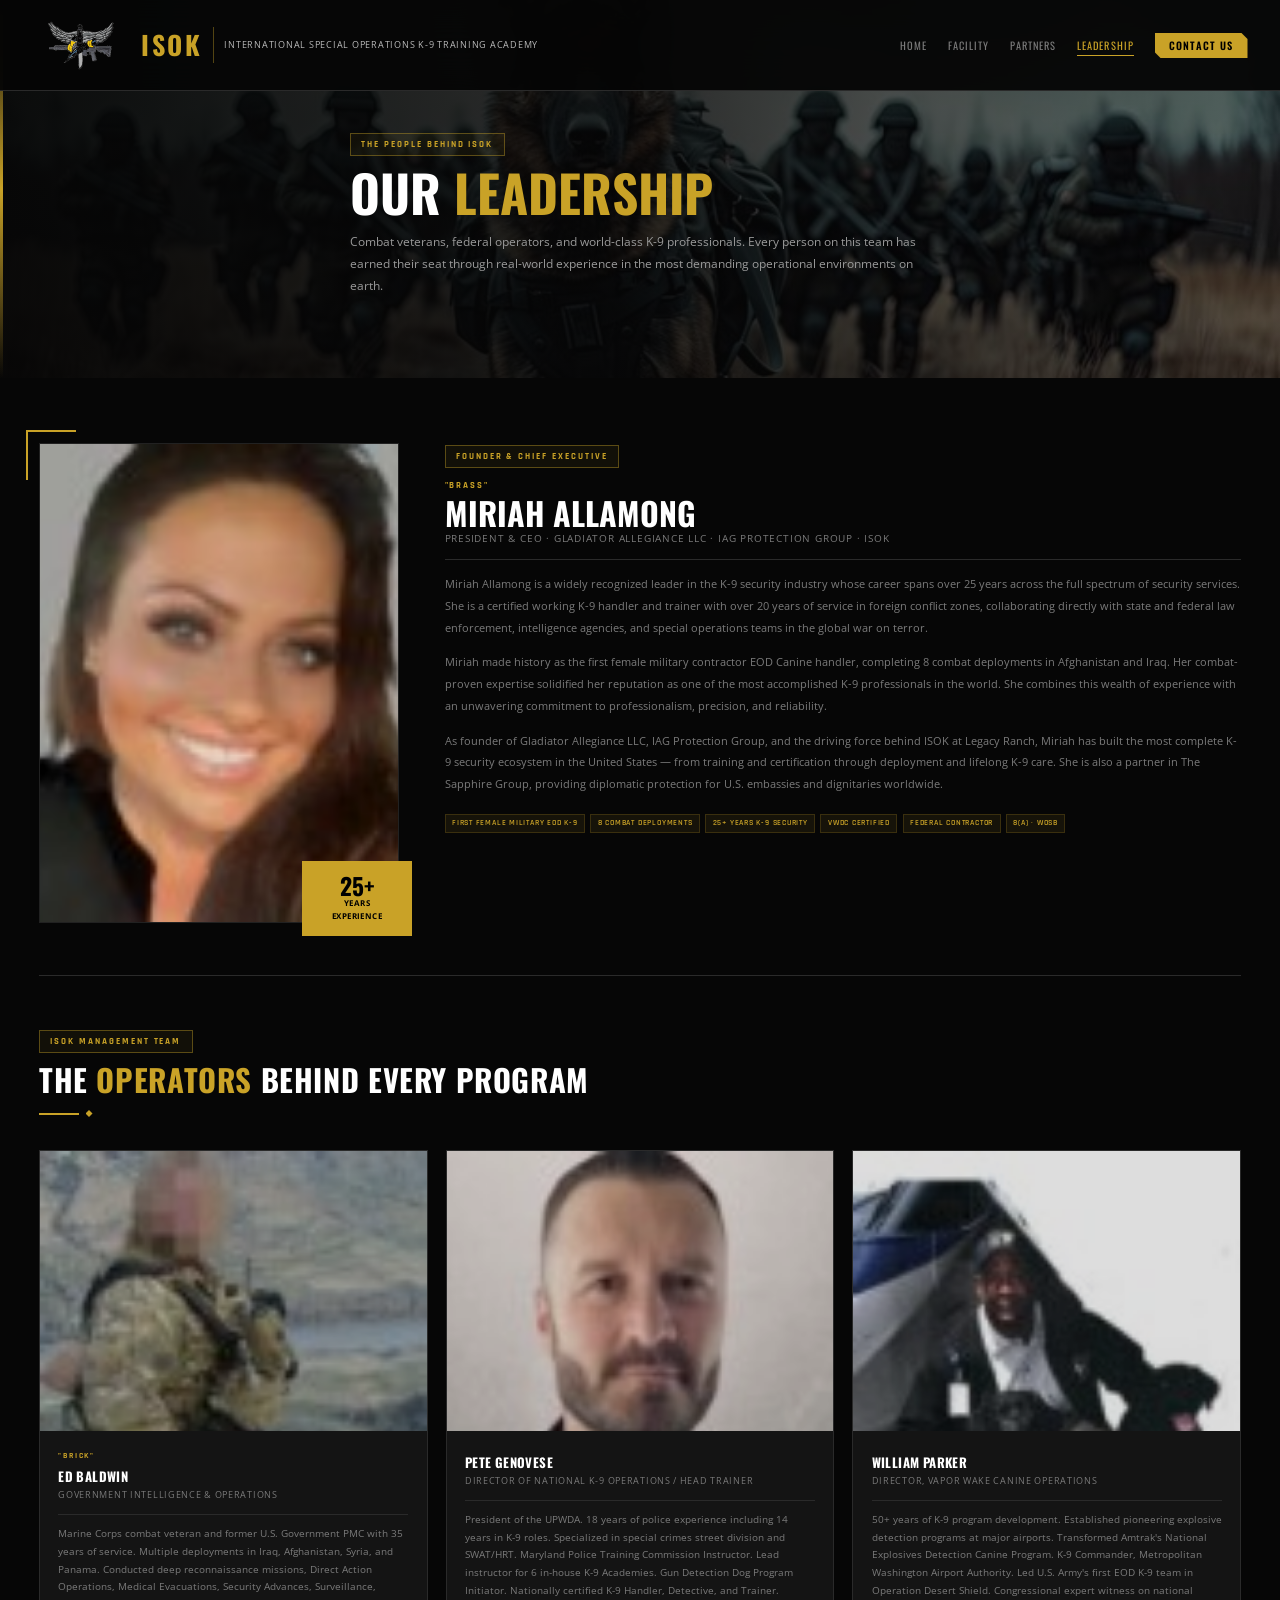
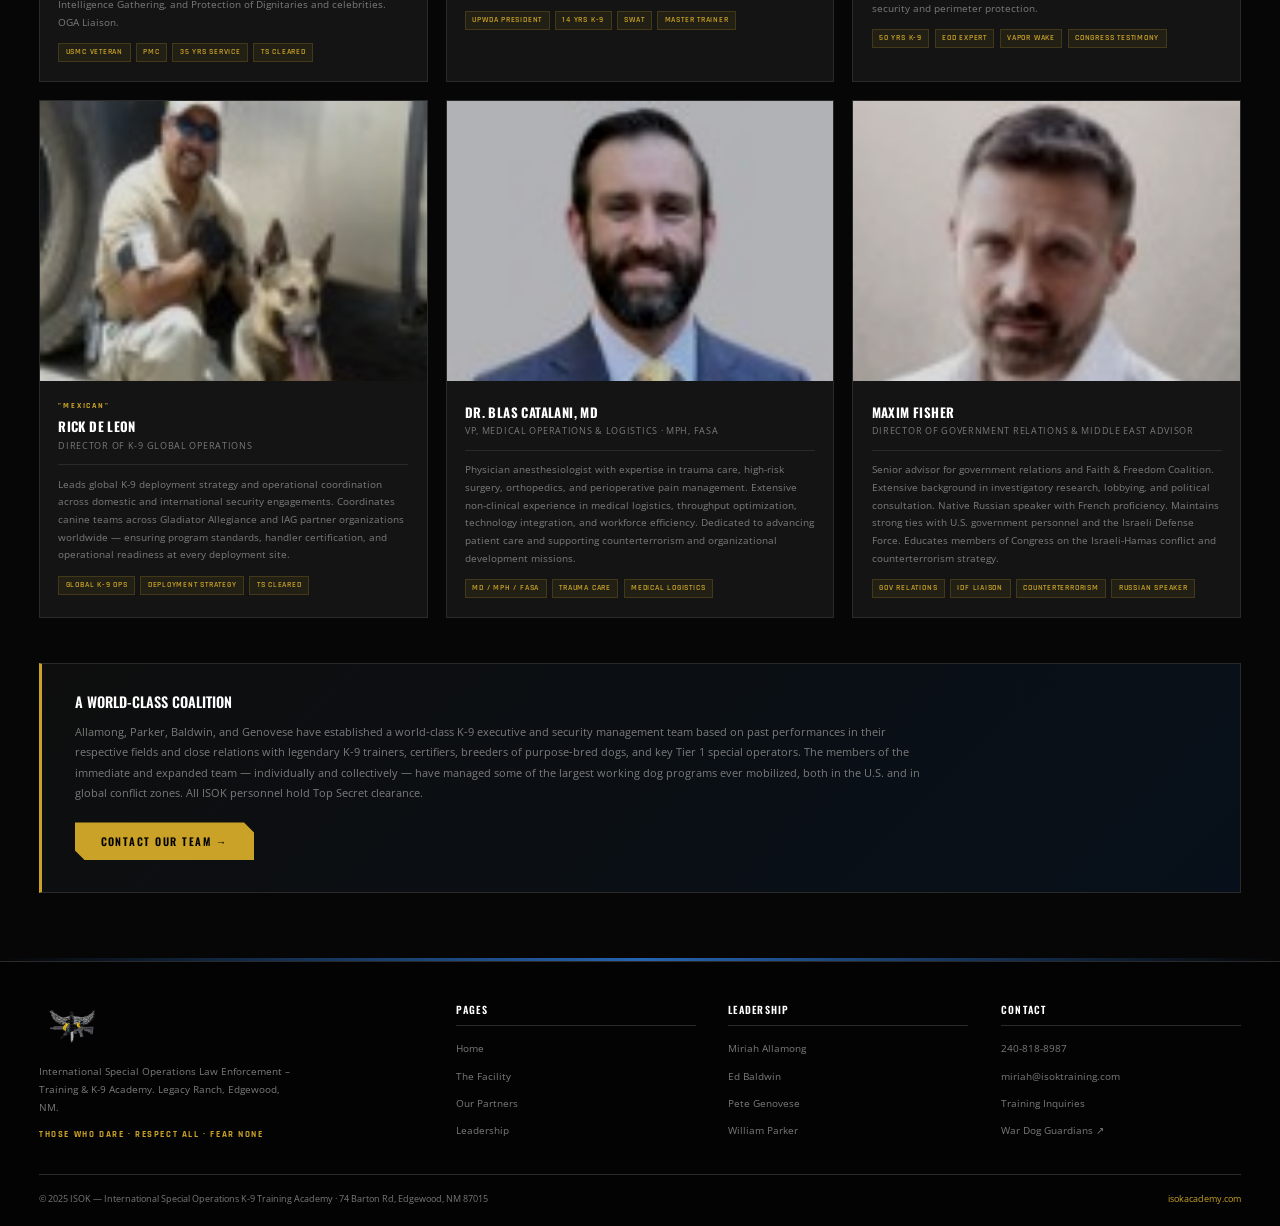
<file: leadership.html>
<!DOCTYPE html>
<html lang="en">
<head>
  <meta charset="UTF-8"/>
  <meta name="viewport" content="width=device-width, initial-scale=1.0"/>
  <title>Leadership — ISOK Training Academy</title>
  <link rel="stylesheet" href="styles.css"/>
  <style>
    .team-grid { display:grid; grid-template-columns:repeat(3,1fr); gap:1.4rem; }
    .team-card { background:var(--dark3); border:1px solid var(--border); overflow:hidden; transition:transform .3s,border-color .3s; }
    .team-card:hover { transform:translateY(-4px); border-color:rgba(201,162,39,.4); }
    .team-photo { width:100%; height:280px; object-fit:cover; object-position:center top; filter:brightness(.85) contrast(1.05) saturate(.8); transition:filter .4s; }
    .team-card:hover .team-photo { filter:brightness(.95) contrast(1.05) saturate(.9); }
    .team-photo-placeholder { width:100%; height:280px; background:var(--dark4); border-bottom:1px solid var(--border); display:flex; align-items:center; justify-content:center; }
    .team-photo-placeholder svg { opacity:.3; }
    .team-body { padding:1.4rem; }
    .team-callsign { font-family:'Rajdhani',sans-serif; font-weight:700; font-size:.65rem; letter-spacing:.22em; text-transform:uppercase; color:var(--gold); margin-bottom:.15rem; }
    .team-name { font-family:'Oswald',sans-serif; font-weight:700; font-size:1rem; text-transform:uppercase; color:#fff; margin-bottom:.1rem; letter-spacing:.03em; }
    .team-title { font-size:.68rem; color:var(--muted); letter-spacing:.08em; text-transform:uppercase; margin-bottom:.8rem; padding-bottom:.8rem; border-bottom:1px solid var(--border); }
    .team-bio { font-size:.78rem; color:var(--muted); line-height:1.75; }
    .team-tags { display:flex; flex-wrap:wrap; gap:.4rem; margin-top:.9rem; }
    .team-tag { background:rgba(201,162,39,.08); border:1px solid rgba(201,162,39,.2); font-family:'Rajdhani',sans-serif; font-weight:600; font-size:.6rem; letter-spacing:.1em; text-transform:uppercase; color:var(--gold); padding:.15rem .5rem; }
    .featured-leader { display:grid; grid-template-columns:360px 1fr; gap:3.5rem; align-items:start; margin-bottom:4rem; padding-bottom:4rem; border-bottom:1px solid var(--border); }
    .featured-photo-wrap { position:relative; }
    .featured-photo { width:100%; height:480px; object-fit:cover; object-position:center top; filter:brightness(.9) contrast(1.05); border:1px solid var(--border); }
    .featured-photo-placeholder { width:100%; height:480px; background:var(--dark4); border:1px solid var(--border); display:flex; align-items:center; justify-content:center; }
    .featured-corner { position:absolute; top:-1rem; left:-1rem; width:50px; height:50px; border-top:2px solid var(--gold); border-left:2px solid var(--gold); }
    .featured-badge { position:absolute; bottom:-1rem; right:-1rem; background:var(--gold); color:#000; padding:1rem 1.2rem; text-align:center; min-width:110px; }
    .featured-badge .bnum { font-family:'Oswald',sans-serif; font-weight:700; font-size:1.8rem; line-height:1; }
    .featured-badge .blbl { font-size:.58rem; font-weight:700; letter-spacing:.06em; text-transform:uppercase; }
    @media(max-width:1024px) { .team-grid { grid-template-columns:1fr 1fr; } .featured-leader { grid-template-columns:1fr; } .featured-photo { height:340px; } }
    @media(max-width:768px) { .team-grid { grid-template-columns:1fr; } }
  </style>
</head>
<body>
<nav class="navbar">
  <div class="navbar-logo"><img src="images/isok-logo.png" alt="ISOK" onerror="this.style.display='none'"/><div class="logo-text"><span class="logo-abbr">ISOK</span><span class="logo-divider"></span><span class="logo-full">International Special Operations K-9 Training Academy</span></div></div>
  <ul class="nav-links"><li><a href="index.html">Home</a></li><li><a href="facility.html">Facility</a></li><li><a href="partners.html">Partners</a></li><li><a href="leadership.html">Leadership</a></li><li><a href="index.html#contact" class="nav-cta">Contact Us</a></li></ul>
</nav>

<!-- PAGE HERO -->
<section style="position:relative;overflow:hidden;min-height:42vh;display:flex;align-items:center;padding-top:100px;padding-bottom:50px">
  <div style="position:absolute;inset:0;background:url('images/k9-patrol.jpg') center 25%/cover no-repeat"></div>
  <div style="position:absolute;inset:0;background:linear-gradient(to right,rgba(6,6,6,.97) 0%,rgba(6,6,6,.82) 55%,rgba(6,6,6,.5) 100%)"></div>
  <div style="position:absolute;left:0;top:0;bottom:0;width:3px;background:linear-gradient(to bottom,transparent,var(--gold),transparent)"></div>
  <div class="container" style="position:relative;z-index:2">
    <div class="tag">The People Behind ISOK</div>
    <h1 style="font-family:'Oswald',sans-serif;font-weight:700;font-size:clamp(2.2rem,4vw,4rem);text-transform:uppercase;color:#fff;line-height:1.05">Our <span style="color:var(--gold)">Leadership</span></h1>
    <p style="font-size:.92rem;color:#999;max-width:580px;margin-top:.8rem;line-height:1.85">Combat veterans, federal operators, and world-class K-9 professionals. Every person on this team has earned their seat through real-world experience in the most demanding operational environments on earth.</p>
  </div>
</section>

<section class="section" style="background:var(--dark)">
  <div class="container">

    <!-- FEATURED: MIRIAH ALLAMONG -->
    <div class="featured-leader reveal">
      <div class="featured-photo-wrap">
        <div class="featured-corner"></div>
        <img src="images/miriah.jpg" alt="Miriah Allamong" class="featured-photo" onerror="this.outerHTML='<div class=featured-photo-placeholder><svg width=80 height=80 viewBox=0 0 24 24 fill=none stroke=%23444 stroke-width=1><circle cx=12 cy=8 r=4/><path d=M4 20c0-4 3.6-7 8-7s8 3 8 7/></svg></div>'"/>
        <div class="featured-badge"><div class="bnum">25+</div><div class="blbl">Years<br/>Experience</div></div>
      </div>
      <div>
        <div class="tag">Founder & Chief Executive</div>
        <div style="font-family:'Rajdhani',sans-serif;font-weight:700;font-size:.68rem;letter-spacing:.22em;text-transform:uppercase;color:var(--gold);margin-bottom:.2rem">"Brass"</div>
        <h2 style="font-family:'Oswald',sans-serif;font-weight:700;font-size:clamp(1.8rem,2.5vw,2.8rem);text-transform:uppercase;color:#fff;line-height:1.05">Miriah Allamong</h2>
        <div style="font-size:.76rem;color:var(--muted);letter-spacing:.08em;text-transform:uppercase;margin-bottom:1rem;padding-bottom:1rem;border-bottom:1px solid var(--border)">President & CEO · Gladiator Allegiance LLC · IAG Protection Group · ISOK</div>
        <p style="color:var(--muted);font-size:.88rem;line-height:1.9;margin-bottom:1rem">Miriah Allamong is a widely recognized leader in the K-9 security industry whose career spans over 25 years across the full spectrum of security services. She is a certified working K-9 handler and trainer with over 20 years of service in foreign conflict zones, collaborating directly with state and federal law enforcement, intelligence agencies, and special operations teams in the global war on terror.</p>
        <p style="color:var(--muted);font-size:.88rem;line-height:1.9;margin-bottom:1rem">Miriah made history as the first female military contractor EOD Canine handler, completing 8 combat deployments in Afghanistan and Iraq. Her combat-proven expertise solidified her reputation as one of the most accomplished K-9 professionals in the world. She combines this wealth of experience with an unwavering commitment to professionalism, precision, and reliability.</p>
        <p style="color:var(--muted);font-size:.88rem;line-height:1.9;margin-bottom:1.5rem">As founder of Gladiator Allegiance LLC, IAG Protection Group, and the driving force behind ISOK at Legacy Ranch, Miriah has built the most complete K-9 security ecosystem in the United States — from training and certification through deployment and lifelong K-9 care. She is also a partner in The Sapphire Group, providing diplomatic protection for U.S. embassies and dignitaries worldwide.</p>
        <div class="team-tags">
          <span class="team-tag">First Female Military EOD K-9</span>
          <span class="team-tag">8 Combat Deployments</span>
          <span class="team-tag">25+ Years K-9 Security</span>
          <span class="team-tag">VWDC Certified</span>
          <span class="team-tag">Federal Contractor</span>
          <span class="team-tag">8(a) · WOSB</span>
        </div>
      </div>
    </div>

    <!-- TEAM GRID -->
    <div style="margin-bottom:2.5rem" class="reveal">
      <div class="tag">ISOK Management Team</div>
      <h2 class="section-title">The <span>Operators</span> Behind Every Program</h2>
      <span class="gold-line"></span>
    </div>

    <div class="team-grid">

      <!-- ED BALDWIN -->
      <div class="team-card reveal delay-1">
        <img src="images/brick.jpg" alt="Ed Baldwin" class="team-photo" onerror="this.outerHTML='<div class=team-photo-placeholder><svg width=60 height=60 viewBox=0 0 24 24 fill=none stroke=%23444 stroke-width=1><circle cx=12 cy=8 r=4/><path d=M4 20c0-4 3.6-7 8-7s8 3 8 7/></svg></div>'"/>
        <div class="team-body">
          <div class="team-callsign">"Brick"</div>
          <div class="team-name">Ed Baldwin</div>
          <div class="team-title">Government Intelligence & Operations</div>
          <p class="team-bio">Marine Corps combat veteran and former U.S. Government PMC with 35 years of service. Multiple deployments in Iraq, Afghanistan, Syria, and Panama. Conducted deep reconnaissance missions, Direct Action Operations, Medical Evacuations, Security Advances, Surveillance, Intelligence Gathering, and Protection of Dignitaries and celebrities. OGA Liaison.</p>
          <div class="team-tags"><span class="team-tag">USMC Veteran</span><span class="team-tag">PMC</span><span class="team-tag">35 Yrs Service</span><span class="team-tag">TS Cleared</span></div>
        </div>
      </div>

      <!-- PETE GENOVESE -->
      <div class="team-card reveal delay-2">
        <img src="images/pete.jpg" alt="Pete Genovese" class="team-photo" onerror="this.outerHTML='<div class=team-photo-placeholder><svg width=60 height=60 viewBox=0 0 24 24 fill=none stroke=%23444 stroke-width=1><circle cx=12 cy=8 r=4/><path d=M4 20c0-4 3.6-7 8-7s8 3 8 7/></svg></div>'"/>
        <div class="team-body">
          <div class="team-callsign"></div>
          <div class="team-name">Pete Genovese</div>
          <div class="team-title">Director of National K-9 Operations / Head Trainer</div>
          <p class="team-bio">President of the UPWDA. 18 years of police experience including 14 years in K-9 roles. Specialized in special crimes street division and SWAT/HRT. Maryland Police Training Commission Instructor. Lead instructor for 6 in-house K-9 Academies. Gun Detection Dog Program Initiator. Nationally certified K-9 Handler, Detective, and Trainer.</p>
          <div class="team-tags"><span class="team-tag">UPWDA President</span><span class="team-tag">14 Yrs K-9</span><span class="team-tag">SWAT</span><span class="team-tag">Master Trainer</span></div>
        </div>
      </div>

      <!-- WILLIAM PARKER -->
      <div class="team-card reveal delay-3">
        <img src="images/parker.jpg" alt="William Parker" class="team-photo" onerror="this.outerHTML='<div class=team-photo-placeholder><svg width=60 height=60 viewBox=0 0 24 24 fill=none stroke=%23444 stroke-width=1><circle cx=12 cy=8 r=4/><path d=M4 20c0-4 3.6-7 8-7s8 3 8 7/></svg></div>'"/>
        <div class="team-body">
          <div class="team-callsign"></div>
          <div class="team-name">William Parker</div>
          <div class="team-title">Director, Vapor Wake Canine Operations</div>
          <p class="team-bio">50+ years of K-9 program development. Established pioneering explosive detection programs at major airports. Transformed Amtrak's National Explosives Detection Canine Program. K-9 Commander, Metropolitan Washington Airport Authority. Led U.S. Army's first EOD K-9 team in Operation Desert Shield. Congressional expert witness on national security and perimeter protection.</p>
          <div class="team-tags"><span class="team-tag">50 Yrs K-9</span><span class="team-tag">EOD Expert</span><span class="team-tag">Vapor Wake</span><span class="team-tag">Congress Testimony</span></div>
        </div>
      </div>

      <!-- RICK DE LEON -->
      <div class="team-card reveal delay-4">
        <img src="images/rick.jpg" alt="Rick De Leon" class="team-photo" onerror="this.outerHTML='<div class=team-photo-placeholder><svg width=60 height=60 viewBox=0 0 24 24 fill=none stroke=%23444 stroke-width=1><circle cx=12 cy=8 r=4/><path d=M4 20c0-4 3.6-7 8-7s8 3 8 7/></svg></div>'"/>
        <div class="team-body">
          <div class="team-callsign">"Mexican"</div>
          <div class="team-name">Rick De Leon</div>
          <div class="team-title">Director of K-9 Global Operations</div>
          <p class="team-bio">Leads global K-9 deployment strategy and operational coordination across domestic and international security engagements. Coordinates canine teams across Gladiator Allegiance and IAG partner organizations worldwide — ensuring program standards, handler certification, and operational readiness at every deployment site.</p>
          <div class="team-tags"><span class="team-tag">Global K-9 Ops</span><span class="team-tag">Deployment Strategy</span><span class="team-tag">TS Cleared</span></div>
        </div>
      </div>

      <!-- DR. BLAS CATALANI -->
      <div class="team-card reveal delay-5">
        <img src="images/blas.jpg" alt="Dr. Blas Catalani" class="team-photo" onerror="this.outerHTML='<div class=team-photo-placeholder><svg width=60 height=60 viewBox=0 0 24 24 fill=none stroke=%23444 stroke-width=1><circle cx=12 cy=8 r=4/><path d=M4 20c0-4 3.6-7 8-7s8 3 8 7/></svg></div>'"/>
        <div class="team-body">
          <div class="team-callsign"></div>
          <div class="team-name">Dr. Blas Catalani, MD</div>
          <div class="team-title">VP, Medical Operations & Logistics · MPH, FASA</div>
          <p class="team-bio">Physician anesthesiologist with expertise in trauma care, high-risk surgery, orthopedics, and perioperative pain management. Extensive non-clinical experience in medical logistics, throughput optimization, technology integration, and workforce efficiency. Dedicated to advancing patient care and supporting counterterrorism and organizational development missions.</p>
          <div class="team-tags"><span class="team-tag">MD / MPH / FASA</span><span class="team-tag">Trauma Care</span><span class="team-tag">Medical Logistics</span></div>
        </div>
      </div>

      <!-- MAXIM FISHER -->
      <div class="team-card reveal delay-6">
        <img src="images/max.jpg" alt="Maxim Fisher" class="team-photo" onerror="this.outerHTML='<div class=team-photo-placeholder><svg width=60 height=60 viewBox=0 0 24 24 fill=none stroke=%23444 stroke-width=1><circle cx=12 cy=8 r=4/><path d=M4 20c0-4 3.6-7 8-7s8 3 8 7/></svg></div>'"/>
        <div class="team-body">
          <div class="team-callsign"></div>
          <div class="team-name">Maxim Fisher</div>
          <div class="team-title">Director of Government Relations & Middle East Advisor</div>
          <p class="team-bio">Senior advisor for government relations and Faith & Freedom Coalition. Extensive background in investigatory research, lobbying, and political consultation. Native Russian speaker with French proficiency. Maintains strong ties with U.S. government personnel and the Israeli Defense Force. Educates members of Congress on the Israeli-Hamas conflict and counterterrorism strategy.</p>
          <div class="team-tags"><span class="team-tag">Gov Relations</span><span class="team-tag">IDF Liaison</span><span class="team-tag">Counterterrorism</span><span class="team-tag">Russian Speaker</span></div>
        </div>
      </div>

    </div><!-- /team-grid -->

    <!-- CALLOUT -->
    <div class="reveal" style="margin-top:3.5rem;padding:2rem 2.5rem;background:linear-gradient(135deg,var(--dark2),#07101a);border:1px solid var(--border);border-left:3px solid var(--gold)">
      <h3 style="font-family:'Oswald',sans-serif;font-weight:600;font-size:1.1rem;text-transform:uppercase;color:#fff;margin-bottom:.6rem">A World-Class Coalition</h3>
      <p style="font-size:.84rem;color:var(--muted);line-height:1.85;max-width:860px">Allamong, Parker, Baldwin, and Genovese have established a world-class K-9 executive and security management team based on past performances in their respective fields and close relations with legendary K-9 trainers, certifiers, breeders of purpose-bred dogs, and key Tier 1 special operators. The members of the immediate and expanded team — individually and collectively — have managed some of the largest working dog programs ever mobilized, both in the U.S. and in global conflict zones. All ISOK personnel hold Top Secret clearance.</p>
      <div style="margin-top:1.5rem"><a href="index.html#contact" class="btn btn-gold">Contact Our Team →</a></div>
    </div>

  </div>
</section>

<div class="blue-bar"></div>
<footer>
  <div class="container">
    <div class="footer-grid">
      <div class="footer-brand"><img src="images/isok-logo.png" alt="ISOK" style="height:50px;width:auto" onerror="this.style.display='none'"/><p>International Special Operations Law Enforcement – Training & K-9 Academy. Legacy Ranch, Edgewood, NM.</p><div class="footer-motto">Those Who Dare · Respect All · Fear None</div></div>
      <div class="footer-col"><h5>Pages</h5><ul><li><a href="index.html">Home</a></li><li><a href="facility.html">The Facility</a></li><li><a href="partners.html">Our Partners</a></li><li><a href="leadership.html">Leadership</a></li></ul></div>
      <div class="footer-col"><h5>Leadership</h5><ul><li><a href="#">Miriah Allamong</a></li><li><a href="#">Ed Baldwin</a></li><li><a href="#">Pete Genovese</a></li><li><a href="#">William Parker</a></li></ul></div>
      <div class="footer-col"><h5>Contact</h5><ul><li><a href="tel:2408188987">240-818-8987</a></li><li><a href="mailto:miriah@isoktraining.com">miriah@isoktraining.com</a></li><li><a href="index.html#contact">Training Inquiries</a></li><li><a href="https://wardogguardians.org/" target="_blank">War Dog Guardians ↗</a></li></ul></div>
    </div>
    <div class="footer-bottom"><span>© 2025 ISOK — International Special Operations K-9 Training Academy · 74 Barton Rd, Edgewood, NM 87015</span><span><a href="https://isokacademy.com">isokacademy.com</a></span></div>
  </div>
</footer>
<script src="animations.js"></script>
</body>
</html>
</file>
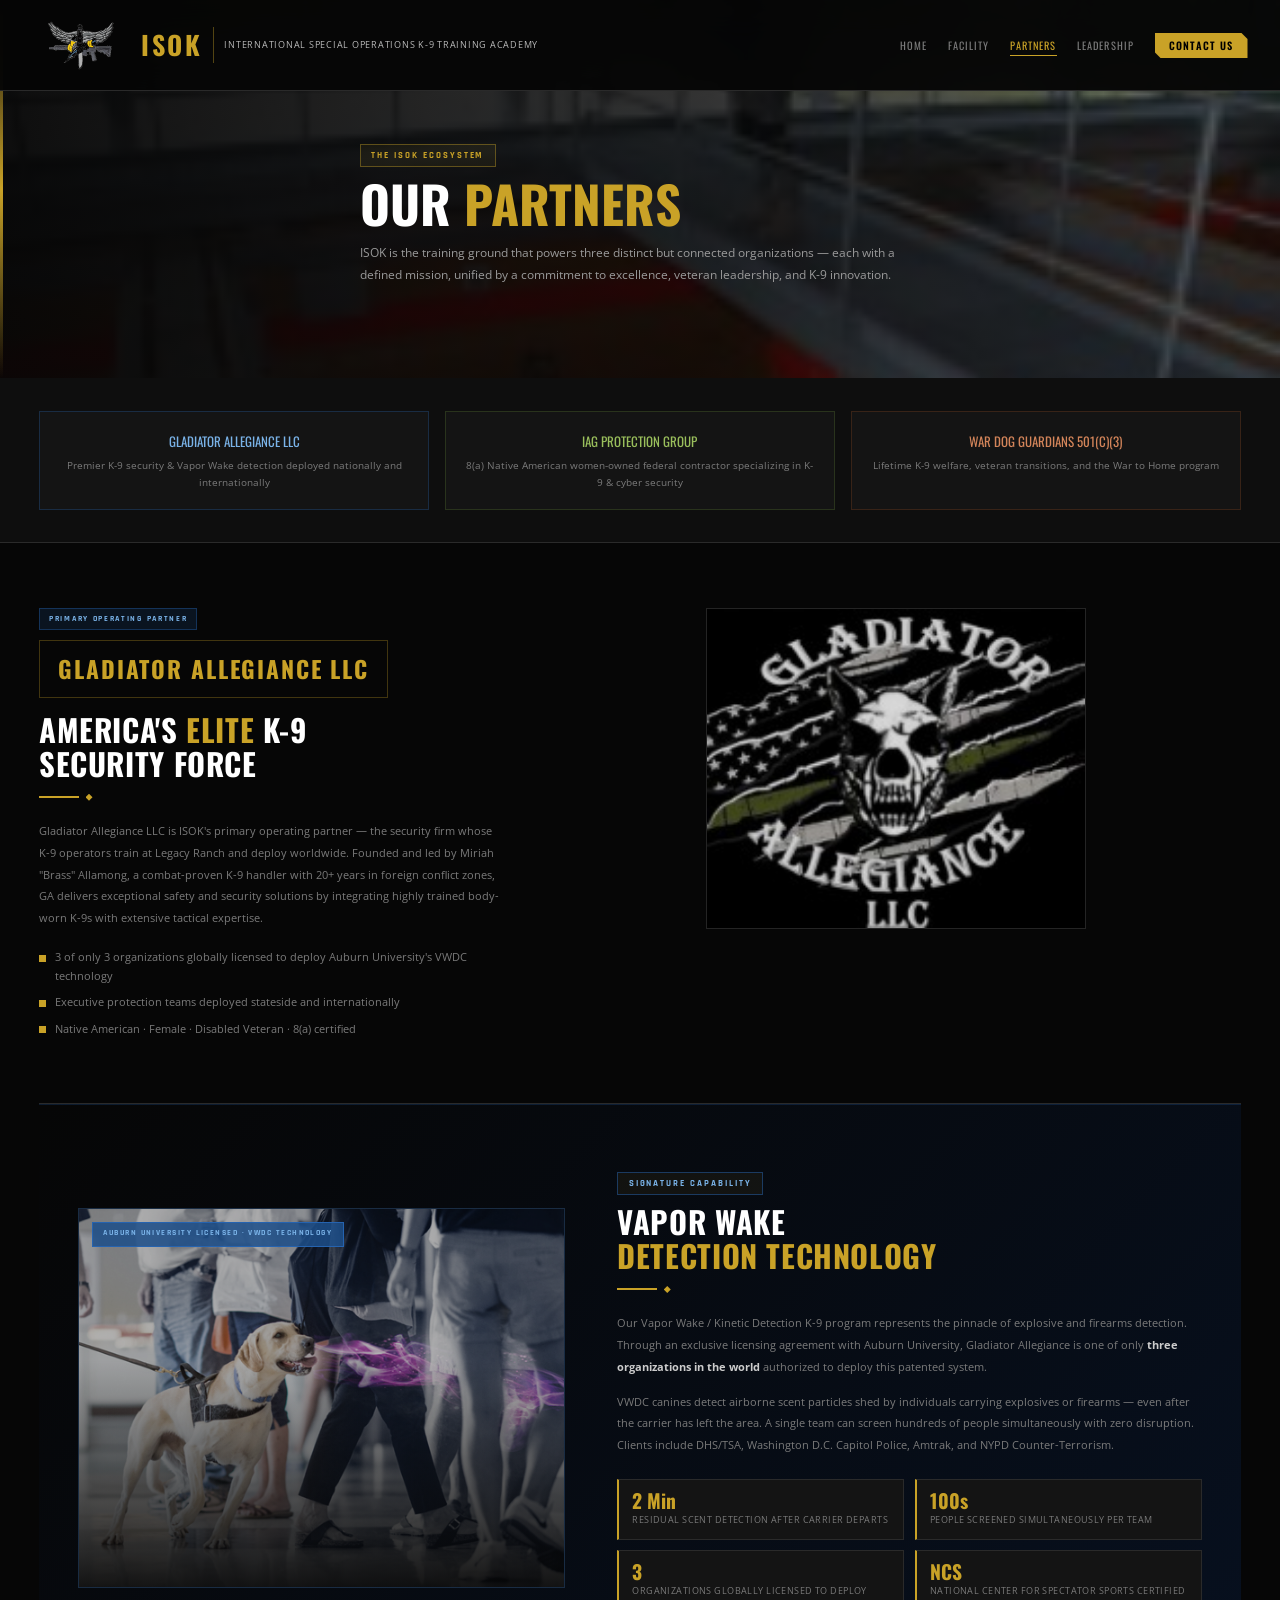
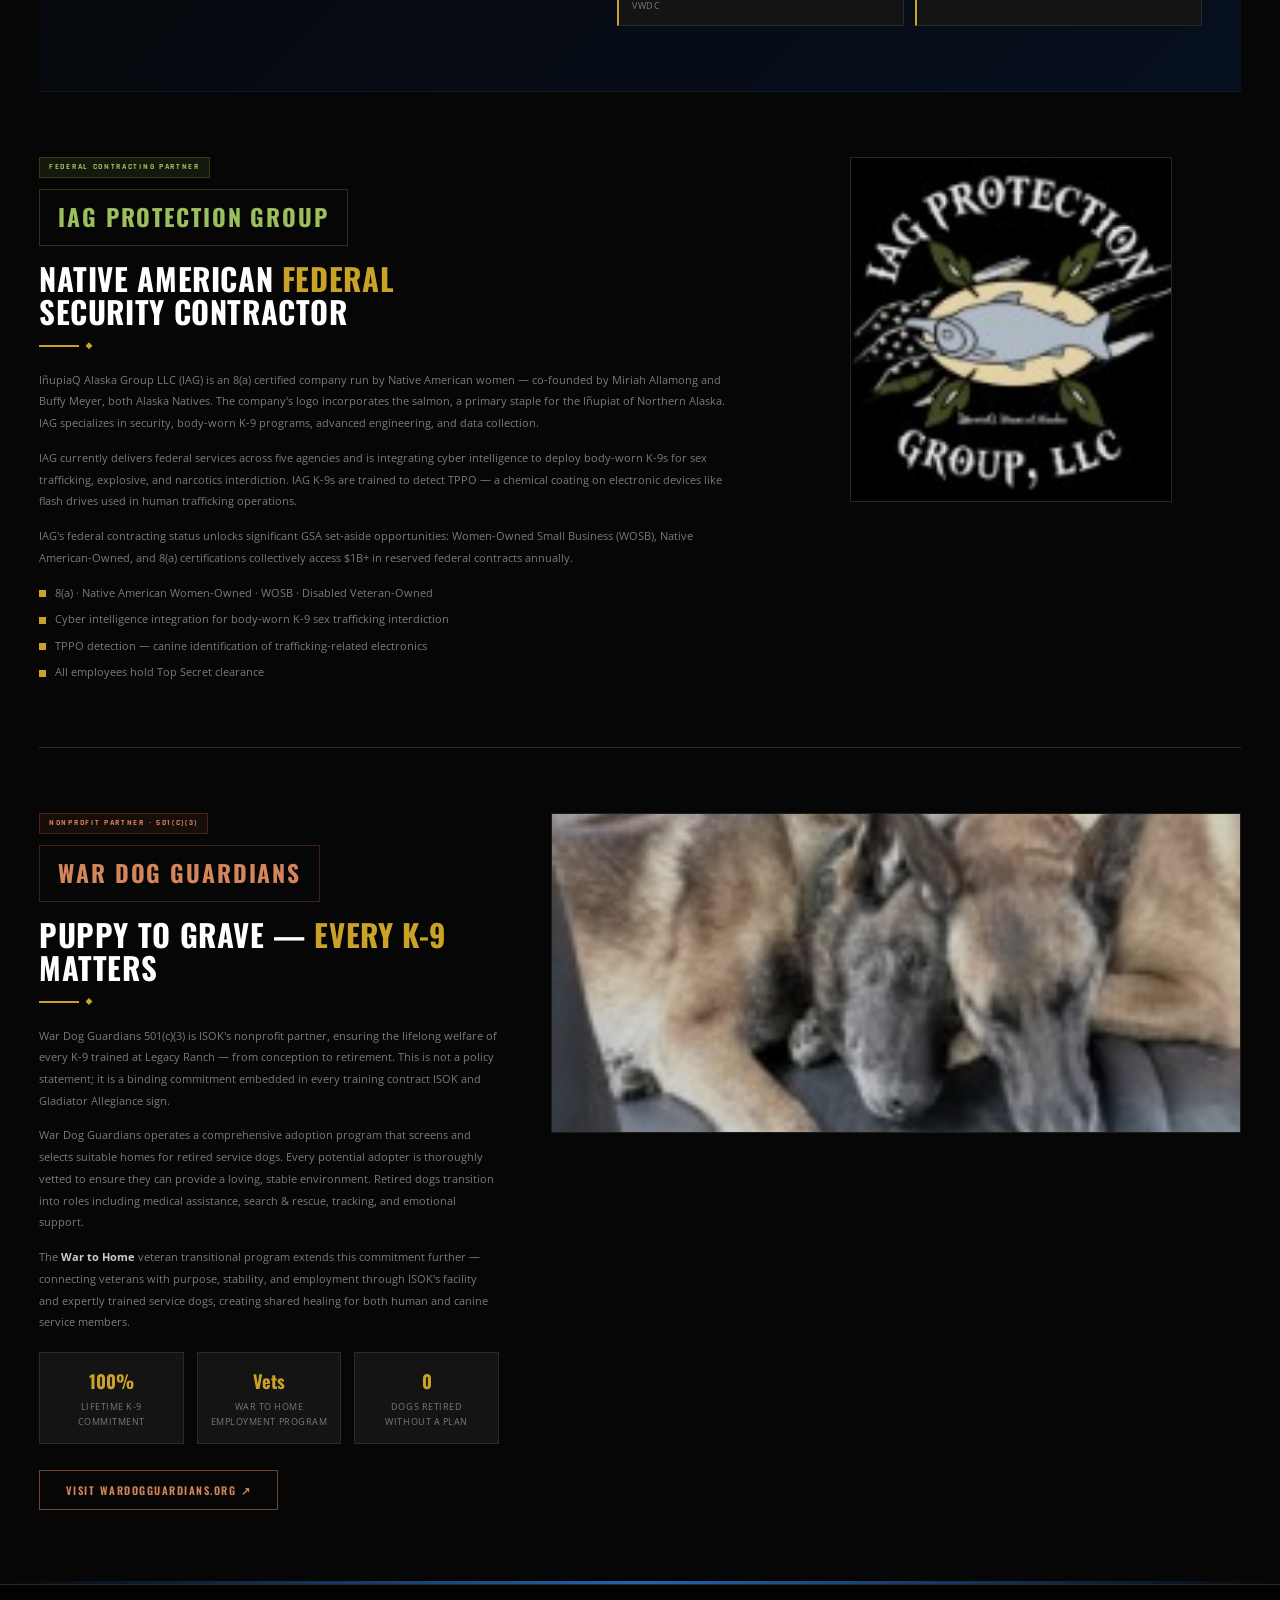
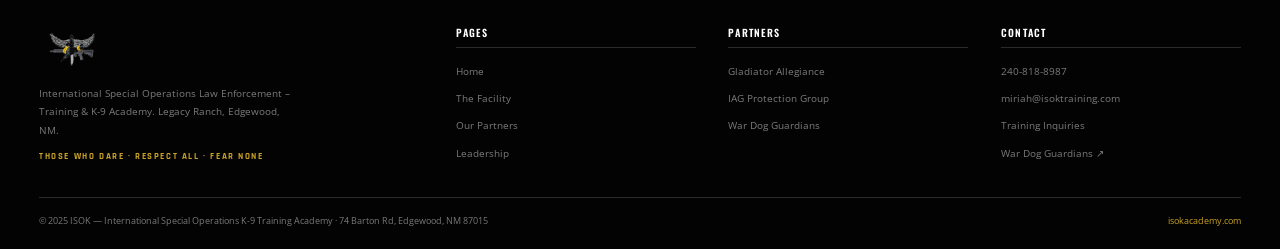
<file: partners.html>
<!DOCTYPE html>
<html lang="en">
<head>
  <meta charset="UTF-8"/>
  <meta name="viewport" content="width=device-width, initial-scale=1.0"/>
  <title>Our Partners — ISOK Training Academy</title>
  <link rel="stylesheet" href="styles.css"/>
  <style>
    .partner-hero-bg { background:url('images/facility-3.jpg') center 30%/cover no-repeat; }
    .partner-block { display:grid; grid-template-columns:1fr 1.5fr; gap:4rem; align-items:start; padding:65px 0; border-bottom:1px solid var(--border); }
    .partner-block:last-child { border-bottom:none; }
    .partner-block.reverse { direction:rtl; }
    .partner-block.reverse > * { direction:ltr; }
    .partner-logo-wrap { text-align:center; }
    .partner-logo-wrap img { max-width:280px; max-height:200px; object-fit:contain; margin:0 auto; filter:brightness(.9); }
    .partner-name-badge {
      display:inline-block;
      font-family:'Oswald',sans-serif;
      font-weight:700;
      font-size:1.8rem;
      text-transform:uppercase;
      letter-spacing:.08em;
      color:var(--gold);
      border:1px solid rgba(201,162,39,.3);
      padding:.6rem 1.4rem;
      margin-bottom:1.2rem;
    }
    .partner-img { width:100%; height:320px; object-fit:cover; border:1px solid var(--border); filter:brightness(.8) saturate(.65) contrast(1.05); }
    .partner-tag { display:block; width:fit-content; font-family:'Rajdhani',sans-serif; font-weight:700; font-size:.65rem; letter-spacing:.2em; text-transform:uppercase; padding:.2rem .7rem; margin-bottom:.8rem; }
    .partner-tag.ga { background:rgba(29,78,137,.2); border:1px solid rgba(37,99,176,.4); color:#7ab3e8; }
    .partner-tag.iag { background:rgba(74,96,40,.2); border:1px solid rgba(90,122,48,.4); color:#9abf5c; }
    .partner-tag.wdg { background:rgba(90,40,20,.2); border:1px solid rgba(140,70,30,.4); color:#d4855a; }
    .partner-list { list-style:none; margin-top:1.2rem; display:flex; flex-direction:column; gap:.6rem; }
    .partner-list li { display:flex; align-items:flex-start; gap:.7rem; font-size:.84rem; color:var(--muted); }
    .partner-list li::before { content:''; flex:0 0 7px; height:7px; background:var(--gold); margin-top:.5rem; }
    .vw-detail { background:var(--dark3); border:1px solid var(--border); border-left:3px solid var(--blue-lt); padding:1.4rem; margin-top:1.5rem; }
    .vw-detail h4 { font-family:'Oswald',sans-serif; font-size:.9rem; text-transform:uppercase; color:#7ab3e8; margin-bottom:.5rem; }
    .vw-detail p { font-size:.8rem; color:var(--muted); line-height:1.75; }
    .vw-section { background:linear-gradient(135deg,#060606 0%,#07101f 100%); border-top:1px solid rgba(37,99,176,.2); border-bottom:1px solid rgba(37,99,176,.2); }
    .vw-grid { display:grid; grid-template-columns:1fr 1.2fr; gap:4rem; align-items:center; }
    .vw-visual { position:relative; height:380px; background:var(--dark3); border:1px solid rgba(37,99,176,.3); overflow:hidden; }
    .vw-visual img { width:100%; height:100%; object-fit:cover; filter:brightness(.7) saturate(.6); }
    .vw-overlay { position:absolute; inset:0; background:linear-gradient(to top,rgba(6,6,6,.9) 0%,transparent 60%); }
    .vw-badge { position:absolute; top:1rem; left:1rem; background:rgba(29,78,137,.85); border:1px solid var(--blue-lt); padding:.35rem .8rem; font-family:'Rajdhani',sans-serif; font-weight:700; font-size:.62rem; letter-spacing:.18em; text-transform:uppercase; color:#7ab3e8; }
    .vw-stats { display:grid; grid-template-columns:1fr 1fr; gap:.8rem; margin-top:1.8rem; }
    .vw-stat { background:var(--dark3); border:1px solid var(--border); border-left:2px solid var(--gold); padding:.85rem 1rem; }
    .vw-stat .num { font-family:'Oswald',sans-serif; font-weight:700; font-size:1.5rem; color:var(--gold); line-height:1; }
    .vw-stat .lbl { font-size:.66rem; color:var(--muted); letter-spacing:.05em; text-transform:uppercase; margin-top:.2rem; }
    .clients-row { display:flex; flex-wrap:wrap; gap:.5rem; margin-top:1rem; }
    .client-chip { background:var(--dark4); border:1px solid var(--border); font-family:'Oswald',sans-serif; font-size:.75rem; letter-spacing:.08em; text-transform:uppercase; color:var(--muted); padding:.35rem .9rem; }
    .wdg-stats { display:grid; grid-template-columns:repeat(3,1fr); gap:1rem; margin-top:1.5rem; }
    .wdg-stat { background:var(--dark3); border:1px solid var(--border); padding:1rem; text-align:center; }
    .wdg-stat .n { font-family:'Oswald',sans-serif; font-weight:700; font-size:1.4rem; color:var(--gold); }
    .wdg-stat .l { font-size:.68rem; color:var(--muted); text-transform:uppercase; letter-spacing:.06em; margin-top:.2rem; }
    @media(max-width:1024px) { .partner-block { grid-template-columns:1fr; } .partner-block.reverse { direction:ltr; } }
  </style>
</head>
<body>
<nav class="navbar">
  <div class="navbar-logo"><img src="images/isok-logo.png" alt="ISOK" onerror="this.style.display='none'"/><div class="logo-text"><span class="logo-abbr">ISOK</span><span class="logo-divider"></span><span class="logo-full">International Special Operations K-9 Training Academy</span></div></div>
  <ul class="nav-links"><li><a href="index.html">Home</a></li><li><a href="facility.html">Facility</a></li><li><a href="partners.html">Partners</a></li><li><a href="leadership.html">Leadership</a></li><li><a href="index.html#contact" class="nav-cta">Contact Us</a></li></ul>
</nav>

<!-- PAGE HERO -->
<section style="position:relative;overflow:hidden;min-height:42vh;display:flex;align-items:center;padding-top:100px;padding-bottom:50px">
  <div style="position:absolute;inset:0;background:url('images/facility-3.jpg') center 30%/cover no-repeat"></div>
  <div style="position:absolute;inset:0;background:linear-gradient(to right,rgba(6,6,6,.97) 0%,rgba(6,6,6,.82) 55%,rgba(6,6,6,.5) 100%)"></div>
  <div style="position:absolute;left:0;top:0;bottom:0;width:3px;background:linear-gradient(to bottom,transparent,var(--gold),transparent)"></div>
  <div class="container" style="position:relative;z-index:2">
    <div class="tag">The ISOK Ecosystem</div>
    <h1 style="font-family:'Oswald',sans-serif;font-weight:700;font-size:clamp(2.2rem,4vw,4rem);text-transform:uppercase;color:#fff;line-height:1.05">Our <span style="color:var(--gold)">Partners</span></h1>
    <p style="font-size:.92rem;color:#999;max-width:560px;margin-top:.8rem;line-height:1.85">ISOK is the training ground that powers three distinct but connected organizations — each with a defined mission, unified by a commitment to excellence, veteran leadership, and K-9 innovation.</p>
  </div>
</section>

<!-- INTRO -->
<div style="background:var(--dark2);padding:2.5rem 0;border-bottom:1px solid var(--border)">
  <div class="container">
    <div style="display:grid;grid-template-columns:repeat(3,1fr);gap:1.2rem" class="reveal">
      <div style="background:var(--dark3);border:1px solid rgba(37,99,176,.3);padding:1.4rem;text-align:center">
        <div style="font-family:'Oswald',sans-serif;font-size:1rem;text-transform:uppercase;color:#7ab3e8;margin-bottom:.4rem">Gladiator Allegiance LLC</div>
        <div style="font-size:.76rem;color:var(--muted)">Premier K-9 security & Vapor Wake detection deployed nationally and internationally</div>
      </div>
      <div style="background:var(--dark3);border:1px solid rgba(90,122,48,.3);padding:1.4rem;text-align:center">
        <div style="font-family:'Oswald',sans-serif;font-size:1rem;text-transform:uppercase;color:#9abf5c;margin-bottom:.4rem">IAG Protection Group</div>
        <div style="font-size:.76rem;color:var(--muted)">8(a) Native American women-owned federal contractor specializing in K-9 & cyber security</div>
      </div>
      <div style="background:var(--dark3);border:1px solid rgba(140,70,30,.3);padding:1.4rem;text-align:center">
        <div style="font-family:'Oswald',sans-serif;font-size:1rem;text-transform:uppercase;color:#d4855a;margin-bottom:.4rem">War Dog Guardians 501(c)(3)</div>
        <div style="font-size:.76rem;color:var(--muted)">Lifetime K-9 welfare, veteran transitions, and the War to Home program</div>
      </div>
    </div>
  </div>
</div>

<div class="container">

  <!-- GLADIATOR ALLEGIANCE -->
  <div class="partner-block reveal" id="ga">
    <div>
      <div class="partner-tag ga">Primary Operating Partner</div>
      <div class="partner-name-badge">Gladiator Allegiance LLC</div>
      <h2 class="section-title">America's <span>Elite</span> K-9<br/>Security Force</h2>
      <span class="gold-line"></span>
      <p style="color:var(--muted);font-size:.88rem;line-height:1.9;margin-bottom:1rem">Gladiator Allegiance LLC is ISOK's primary operating partner — the security firm whose K-9 operators train at Legacy Ranch and deploy worldwide. Founded and led by Miriah "Brass" Allamong, a combat-proven K-9 handler with 20+ years in foreign conflict zones, GA delivers exceptional safety and security solutions by integrating highly trained body-worn K-9s with extensive tactical expertise.</p>
      <ul class="partner-list" style="margin-top:1.5rem">
        <li>3 of only 3 organizations globally licensed to deploy Auburn University's VWDC technology</li>
        <li>Executive protection teams deployed stateside and internationally</li>
        <li>Native American · Female · Disabled Veteran · 8(a) certified</li>
      </ul>
    </div>
    <div>
      <img src="images/Gladiator-Allegiance-Logo.jpg" alt="Gladiator Allegiance" style="width:70%;max-width:380px;height:auto;object-fit:contain;border:1px solid var(--border);filter:brightness(.85);display:block;margin:0 auto" onerror="this.style.background='#111'"/>
    </div>
  </div>

  <!-- VAPOR WAKE -->
  <section class="section vw-section">
    <div class="container">
      <div class="vw-grid">
        <div class="vw-visual reveal-left">
          <img src="images/vapor-wake.jpg" alt="Vapor Wake K-9 Detection" onerror="this.style.background='#0a1020'"/>
          <div class="vw-overlay"></div>
          <div class="vw-badge">Auburn University Licensed · VWDC Technology</div>
        </div>
        <div class="reveal-right">
          <div class="tag" style="border-color:rgba(37,99,176,.5);color:#7ab3e8">Signature Capability</div>
          <h2 class="section-title">Vapor Wake<br/><span>Detection Technology</span></h2>
          <span class="gold-line"></span>
          <p style="color:var(--muted);line-height:1.9;font-size:.88rem;margin-bottom:1rem">Our Vapor Wake / Kinetic Detection K-9 program represents the pinnacle of explosive and firearms detection. Through an exclusive licensing agreement with Auburn University, Gladiator Allegiance is one of only <strong style="color:#ccc">three organizations in the world</strong> authorized to deploy this patented system.</p>
          <p style="color:var(--muted);line-height:1.9;font-size:.88rem;margin-bottom:1.5rem">VWDC canines detect airborne scent particles shed by individuals carrying explosives or firearms — even after the carrier has left the area. A single team can screen hundreds of people simultaneously with zero disruption. Clients include DHS/TSA, Washington D.C. Capitol Police, Amtrak, and NYPD Counter-Terrorism.</p>
          <div class="vw-stats">
            <div class="vw-stat reveal delay-1"><div class="num">2 Min</div><div class="lbl">Residual scent detection after carrier departs</div></div>
            <div class="vw-stat reveal delay-2"><div class="num">100s</div><div class="lbl">People screened simultaneously per team</div></div>
            <div class="vw-stat reveal delay-3"><div class="num">3</div><div class="lbl">Organizations globally licensed to deploy VWDC</div></div>
            <div class="vw-stat reveal delay-4"><div class="num">NCS</div><div class="lbl">National Center for Spectator Sports certified</div></div>
          </div>
        </div>
      </div>
    </div>
  </section>

  <!-- IAG -->
  <div class="partner-block reverse reveal" id="iag">
    <div>
      <img src="images/IAG.jpg" alt="IAG Protection Group" style="width:70%;max-width:380px;height:auto;object-fit:contain;border:1px solid var(--border);filter:brightness(.9);display:block;margin:0 auto" onerror="this.style.background='#111'"/>
    </div>
    <div>
      <div class="partner-tag iag">Federal Contracting Partner</div>
      <div class="partner-name-badge" style="color:#9abf5c;border-color:rgba(90,122,48,.4)">IAG Protection Group</div>
      <h2 class="section-title">Native American <span>Federal</span><br/>Security Contractor</h2>
      <span class="gold-line"></span>
      <p style="color:var(--muted);font-size:.88rem;line-height:1.9;margin-bottom:1rem">IñupiaQ Alaska Group LLC (IAG) is an 8(a) certified company run by Native American women — co-founded by Miriah Allamong and Buffy Meyer, both Alaska Natives. The company's logo incorporates the salmon, a primary staple for the Iñupiat of Northern Alaska. IAG specializes in security, body-worn K-9 programs, advanced engineering, and data collection.</p>
      <p style="color:var(--muted);font-size:.88rem;line-height:1.9;margin-bottom:1rem">IAG currently delivers federal services across five agencies and is integrating cyber intelligence to deploy body-worn K-9s for sex trafficking, explosive, and narcotics interdiction. IAG K-9s are trained to detect TPPO — a chemical coating on electronic devices like flash drives used in human trafficking operations.</p>
      <p style="color:var(--muted);font-size:.88rem;line-height:1.9;margin-bottom:1.2rem">IAG's federal contracting status unlocks significant GSA set-aside opportunities: Women-Owned Small Business (WOSB), Native American-Owned, and 8(a) certifications collectively access $1B+ in reserved federal contracts annually.</p>
      <ul class="partner-list" style="margin-top:1.2rem">
        <li>8(a) · Native American Women-Owned · WOSB · Disabled Veteran-Owned</li>
        <li>Cyber intelligence integration for body-worn K-9 sex trafficking interdiction</li>
        <li>TPPO detection — canine identification of trafficking-related electronics</li>
        <li>All employees hold Top Secret clearance</li>
      </ul>
    </div>
  </div>

  <!-- WAR DOG GUARDIANS -->
  <div class="partner-block reveal" id="wdg">
    <div>
      <div class="partner-tag wdg">Nonprofit Partner · 501(c)(3)</div>
      <div class="partner-name-badge" style="color:#d4855a;border-color:rgba(140,70,30,.4)">War Dog Guardians</div>
      <h2 class="section-title">Puppy to Grave — <span>Every K-9</span> Matters</h2>
      <span class="gold-line"></span>
      <p style="color:var(--muted);font-size:.88rem;line-height:1.9;margin-bottom:1rem">War Dog Guardians 501(c)(3) is ISOK's nonprofit partner, ensuring the lifelong welfare of every K-9 trained at Legacy Ranch — from conception to retirement. This is not a policy statement; it is a binding commitment embedded in every training contract ISOK and Gladiator Allegiance sign.</p>
      <p style="color:var(--muted);font-size:.88rem;line-height:1.9;margin-bottom:1rem">War Dog Guardians operates a comprehensive adoption program that screens and selects suitable homes for retired service dogs. Every potential adopter is thoroughly vetted to ensure they can provide a loving, stable environment. Retired dogs transition into roles including medical assistance, search & rescue, tracking, and emotional support.</p>
      <p style="color:var(--muted);font-size:.88rem;line-height:1.9;margin-bottom:1.2rem">The <strong style="color:#ccc">War to Home</strong> veteran transitional program extends this commitment further — connecting veterans with purpose, stability, and employment through ISOK's facility and expertly trained service dogs, creating shared healing for both human and canine service members.</p>
      <div class="wdg-stats">
        <div class="wdg-stat"><div class="n">100%</div><div class="l">Lifetime K-9 commitment</div></div>
        <div class="wdg-stat"><div class="n">Vets</div><div class="l">War to Home employment program</div></div>
        <div class="wdg-stat"><div class="n">0</div><div class="l">Dogs retired without a plan</div></div>
      </div>
      <div style="margin-top:2rem"><a href="https://wardogguardians.org/" target="_blank" class="btn btn-outline" style="border-color:rgba(212,133,90,.5);color:#d4855a">Visit wardogguardians.org ↗</a></div>
    </div>
    <div>
      <img src="images/War-Dog-Guardians.jpg" alt="War Dog Guardians" class="partner-img" onerror="this.style.background='#111'"/>
    </div>
  </div>

</div><!-- /container -->

<div class="blue-bar"></div>
<footer>
  <div class="container">
    <div class="footer-grid">
      <div class="footer-brand"><img src="images/isok-logo.png" alt="ISOK" style="height:50px;width:auto" onerror="this.style.display='none'"/><p>International Special Operations Law Enforcement – Training & K-9 Academy. Legacy Ranch, Edgewood, NM.</p><div class="footer-motto">Those Who Dare · Respect All · Fear None</div></div>
      <div class="footer-col"><h5>Pages</h5><ul><li><a href="index.html">Home</a></li><li><a href="facility.html">The Facility</a></li><li><a href="partners.html">Our Partners</a></li><li><a href="leadership.html">Leadership</a></li></ul></div>
      <div class="footer-col"><h5>Partners</h5><ul><li><a href="#ga">Gladiator Allegiance</a></li><li><a href="#iag">IAG Protection Group</a></li><li><a href="#wdg">War Dog Guardians</a></li></ul></div>
      <div class="footer-col"><h5>Contact</h5><ul><li><a href="tel:2408188987">240-818-8987</a></li><li><a href="mailto:miriah@isoktraining.com">miriah@isoktraining.com</a></li><li><a href="index.html#contact">Training Inquiries</a></li><li><a href="https://wardogguardians.org/" target="_blank">War Dog Guardians ↗</a></li></ul></div>
    </div>
    <div class="footer-bottom"><span>© 2025 ISOK — International Special Operations K-9 Training Academy · 74 Barton Rd, Edgewood, NM 87015</span><span><a href="https://isokacademy.com">isokacademy.com</a></span></div>
  </div>
</footer>
<script src="animations.js"></script>
</body>
</html>
</file>
<file: styles.css>
/* ═══════════════════════════════════════════════════
   ISOK — SHARED STYLESHEET
   International Special Operations K-9 Training Academy
═══════════════════════════════════════════════════ */

@import url('https://fonts.googleapis.com/css2?family=Oswald:wght@300;400;500;600;700&family=Open+Sans:wght@300;400;600;700&family=Rajdhani:wght@400;500;600;700&display=swap');

/* ── RESET ── */
*, *::before, *::after { box-sizing: border-box; margin: 0; padding: 0; }
html { font-size: 13px; scroll-behavior: smooth; }
body { font-family: 'Open Sans', sans-serif; background: #060606; color: #d0d0d0; line-height: 1.7; overflow-x: hidden; }
a { text-decoration: none; color: inherit; }
img { display: block; max-width: 100%; }

/* ── VARIABLES ── */
:root {
  --gold:     #c9a227;
  --gold-lt:  #e0b840;
  --blue:     #1d4e89;
  --blue-lt:  #2563b0;
  --dark:     #060606;
  --dark2:    #0e0e0e;
  --dark3:    #141414;
  --dark4:    #1c1c1c;
  --border:   #2a2a2a;
  --border-lt:#383838;
  --muted:    #7a7a7a;
  --text:     #d0d0d0;
}

/* ── TYPOGRAPHY ── */
.oswald  { font-family: 'Oswald', sans-serif; }
.rajdhani{ font-family: 'Rajdhani', sans-serif; }

.tag {
  display: inline-block;
  font-family: 'Rajdhani', sans-serif;
  font-weight: 700;
  font-size: .68rem;
  letter-spacing: .22em;
  text-transform: uppercase;
  color: var(--gold);
  border: 1px solid rgba(201,162,39,.4);
  background: rgba(201,162,39,.06);
  padding: .22rem .8rem;
  margin-bottom: .8rem;
}

.section-title {
  font-family: 'Oswald', sans-serif;
  font-weight: 700;
  font-size: clamp(1.7rem, 2.4vw, 2.6rem);
  line-height: 1.1;
  text-transform: uppercase;
  color: #fff;
  letter-spacing: .02em;
}
.section-title span { color: var(--gold); }

.section-sub {
  font-size: .9rem;
  color: var(--muted);
  max-width: 680px;
  margin-top: .6rem;
  line-height: 1.85;
}

.gold-line {
  display: flex;
  align-items: center;
  gap: .5rem;
  margin: 1rem 0 1.5rem;
}
.gold-line::before {
  content: '';
  display: block;
  width: 40px;
  height: 2px;
  background: var(--gold);
}
.gold-line::after {
  content: '';
  display: block;
  width: 7px;
  height: 7px;
  background: var(--gold);
  clip-path: polygon(50% 0%, 100% 50%, 50% 100%, 0% 50%);
}

/* ── LAYOUT ── */
.container { max-width: 1440px; margin: 0 auto; padding: 0 3rem; }
.section   { padding: 65px 0; }

/* ── BUTTONS ── */
.btn {
  display: inline-block;
  font-family: 'Oswald', sans-serif;
  font-weight: 600;
  font-size: .82rem;
  letter-spacing: .14em;
  text-transform: uppercase;
  padding: .75rem 2rem;
  cursor: pointer;
  transition: all .22s;
  border: none;
  position: relative;
  overflow: hidden;
}
.btn::before {
  content: '';
  position: absolute;
  inset: 0;
  background: rgba(255,255,255,.08);
  transform: translateX(-100%);
  transition: transform .3s;
}
.btn:hover::before { transform: translateX(0); }
.btn-gold {
  background: var(--gold);
  color: #000;
  clip-path: polygon(0 0, calc(100% - 10px) 0, 100% 10px, 100% 100%, 10px 100%, 0 calc(100% - 10px));
}
.btn-gold:hover { background: var(--gold-lt); transform: translateY(-2px); box-shadow: 0 8px 24px rgba(201,162,39,.3); }
.btn-outline {
  background: transparent;
  color: var(--gold);
  border: 1px solid rgba(201,162,39,.6);
}
.btn-outline:hover { background: rgba(201,162,39,.08); border-color: var(--gold); transform: translateY(-2px); }

/* ── NAVBAR ── */
.navbar {
  position: fixed;
  top: 0; left: 0; right: 0;
  z-index: 1000;
  display: flex;
  align-items: center;
  justify-content: space-between;
  padding: .7rem 2.5rem;
  background: rgba(6,6,6,.95);
  backdrop-filter: blur(20px);
  border-bottom: 1px solid var(--border);
  transition: padding .3s, box-shadow .3s;
}
.navbar.scrolled { padding: .5rem 2.5rem; box-shadow: 0 4px 30px rgba(0,0,0,.5); }
.navbar-logo { display: flex; align-items: center; gap: 1rem; }
.navbar-logo img { height: 72px; width: auto; }
.navbar-logo svg { height: 72px; width: 72px; flex-shrink: 0; }
.logo-text { display: flex; flex-direction: row; align-items: center; gap: .8rem; }
.logo-abbr { font-family: 'Oswald', sans-serif; font-weight: 700; font-size: 2rem; color: var(--gold); letter-spacing: .1em; line-height: 1; white-space: nowrap; }
.logo-divider { width: 1px; height: 36px; background: rgba(201,162,39,.4); flex-shrink: 0; }
.logo-full { font-size: .72rem; color: #bbb; letter-spacing: .08em; text-transform: uppercase; line-height: 1.5; white-space: nowrap; }

.nav-links { display: flex; align-items: center; gap: 1.6rem; list-style: none; }
.nav-links a {
  font-family: 'Oswald', sans-serif;
  font-weight: 400;
  font-size: .8rem;
  letter-spacing: .1em;
  text-transform: uppercase;
  color: var(--muted);
  transition: color .2s;
  position: relative;
}
.nav-links a::after {
  content: '';
  position: absolute;
  bottom: -3px;
  left: 0; right: 0;
  height: 1px;
  background: var(--gold);
  transform: scaleX(0);
  transition: transform .25s;
}
.nav-links a:hover, .nav-links a.active { color: var(--gold); }
.nav-links a:hover::after, .nav-links a.active::after { transform: scaleX(1); }
.nav-cta {
  background: var(--gold) !important;
  color: #000 !important;
  padding: .38rem 1.1rem;
  font-weight: 600 !important;
  clip-path: polygon(0 0, calc(100% - 6px) 0, 100% 6px, 100% 100%, 6px 100%, 0 calc(100% - 6px));
}
.nav-cta::after { display: none !important; }
.nav-cta:hover { background: var(--gold-lt) !important; color: #000 !important; }

/* ── STATS STRIP ── */
.stats-strip { background: var(--blue); padding: 1.5rem 0; }
.strip-inner { display: flex; align-items: center; justify-content: space-around; flex-wrap: wrap; gap: 1.2rem; }
.si { display: flex; align-items: center; gap: .65rem; }
.si-icon { font-size: 1.4rem; }
.si strong {
  display: block;
  font-family: 'Oswald', sans-serif;
  font-weight: 700;
  font-size: 1.15rem;
  color: var(--gold);
  line-height: 1;
}
.si span { font-size: .68rem; letter-spacing: .08em; text-transform: uppercase; color: rgba(255,255,255,.6); }

/* ── BLUE BAR ── */
.blue-bar { height: 3px; background: linear-gradient(to right, var(--dark), var(--blue-lt), var(--dark)); }

/* ── FOOTER ── */
footer {
  background: #030303;
  border-top: 1px solid var(--border);
  padding: 3rem 0 1.5rem;
}
.footer-grid {
  display: grid;
  grid-template-columns: 1.6fr 1fr 1fr 1fr;
  gap: 2.5rem;
  margin-bottom: 2.5rem;
}
.footer-brand p { font-size: .78rem; color: var(--muted); line-height: 1.8; max-width: 260px; margin-top: .8rem; }
.footer-motto { margin-top: .8rem; font-family: 'Rajdhani', sans-serif; font-weight: 700; font-size: .68rem; letter-spacing: .18em; text-transform: uppercase; color: var(--gold); }
.footer-col h5 { font-family: 'Oswald', sans-serif; font-weight: 600; font-size: .78rem; letter-spacing: .12em; text-transform: uppercase; color: #fff; margin-bottom: .8rem; padding-bottom: .5rem; border-bottom: 1px solid var(--border); }
.footer-col ul { list-style: none; display: flex; flex-direction: column; gap: .4rem; }
.footer-col ul li a { font-size: .78rem; color: var(--muted); transition: color .2s; }
.footer-col ul li a:hover { color: var(--gold); }
.footer-bottom { border-top: 1px solid var(--border); padding-top: 1.2rem; display: flex; justify-content: space-between; align-items: center; font-size: .72rem; color: var(--muted); flex-wrap: wrap; gap: .5rem; }
.footer-bottom a { color: var(--gold); }

/* ── CARDS ── */
.card {
  background: var(--dark3);
  border: 1px solid var(--border);
  transition: border-color .3s, transform .3s;
}
.card:hover { border-color: rgba(201,162,39,.4); transform: translateY(-3px); }

/* ── PAGE HERO (subpages) ── */
.page-hero {
  min-height: 42vh;
  display: flex;
  align-items: center;
  position: relative;
  overflow: hidden;
  padding-top: 80px;
}
.page-hero-bg {
  position: absolute;
  inset: 0;
  background: linear-gradient(to right, rgba(6,6,6,.97) 0%, rgba(6,6,6,.75) 60%, rgba(6,6,6,.5) 100%);
}
.page-hero-bg::before {
  content: '';
  position: absolute;
  left: 0; top: 0; bottom: 0;
  width: 3px;
  background: linear-gradient(to bottom, transparent, var(--gold), transparent);
}
.page-hero-content { position: relative; z-index: 2; }
.page-hero h1 {
  font-family: 'Oswald', sans-serif;
  font-weight: 700;
  font-size: clamp(2rem, 3.5vw, 4rem);
  text-transform: uppercase;
  color: #fff;
  line-height: 1.05;
}
.page-hero h1 span { color: var(--gold); }
.page-hero p { font-size: .9rem; color: #999; max-width: 520px; margin-top: .8rem; line-height: 1.85; }

/* ── SCROLL ANIMATIONS ── */
.reveal {
  opacity: 0;
  transform: translateY(32px);
  transition: opacity .7s ease, transform .7s ease;
}
.reveal.visible { opacity: 1; transform: translateY(0); }
.reveal-left {
  opacity: 0;
  transform: translateX(-32px);
  transition: opacity .7s ease, transform .7s ease;
}
.reveal-left.visible { opacity: 1; transform: translateX(0); }
.reveal-right {
  opacity: 0;
  transform: translateX(32px);
  transition: opacity .7s ease, transform .7s ease;
}
.reveal-right.visible { opacity: 1; transform: translateX(0); }

/* Stagger delays */
.delay-1 { transition-delay: .1s !important; }
.delay-2 { transition-delay: .2s !important; }
.delay-3 { transition-delay: .3s !important; }
.delay-4 { transition-delay: .4s !important; }
.delay-5 { transition-delay: .5s !important; }
.delay-6 { transition-delay: .6s !important; }

/* ── RESPONSIVE ── */
@media (max-width: 1024px) {
  .footer-grid { grid-template-columns: 1fr 1fr; }
  .navbar { padding: .7rem 1.5rem; }
}
@media (max-width: 768px) {
  .section { padding: 50px 0; }
  .container { padding: 0 1.5rem; }
  .footer-grid { grid-template-columns: 1fr; }
  .nav-links { display: none; }
  .strip-inner { gap: 1rem; }
}
</file>
